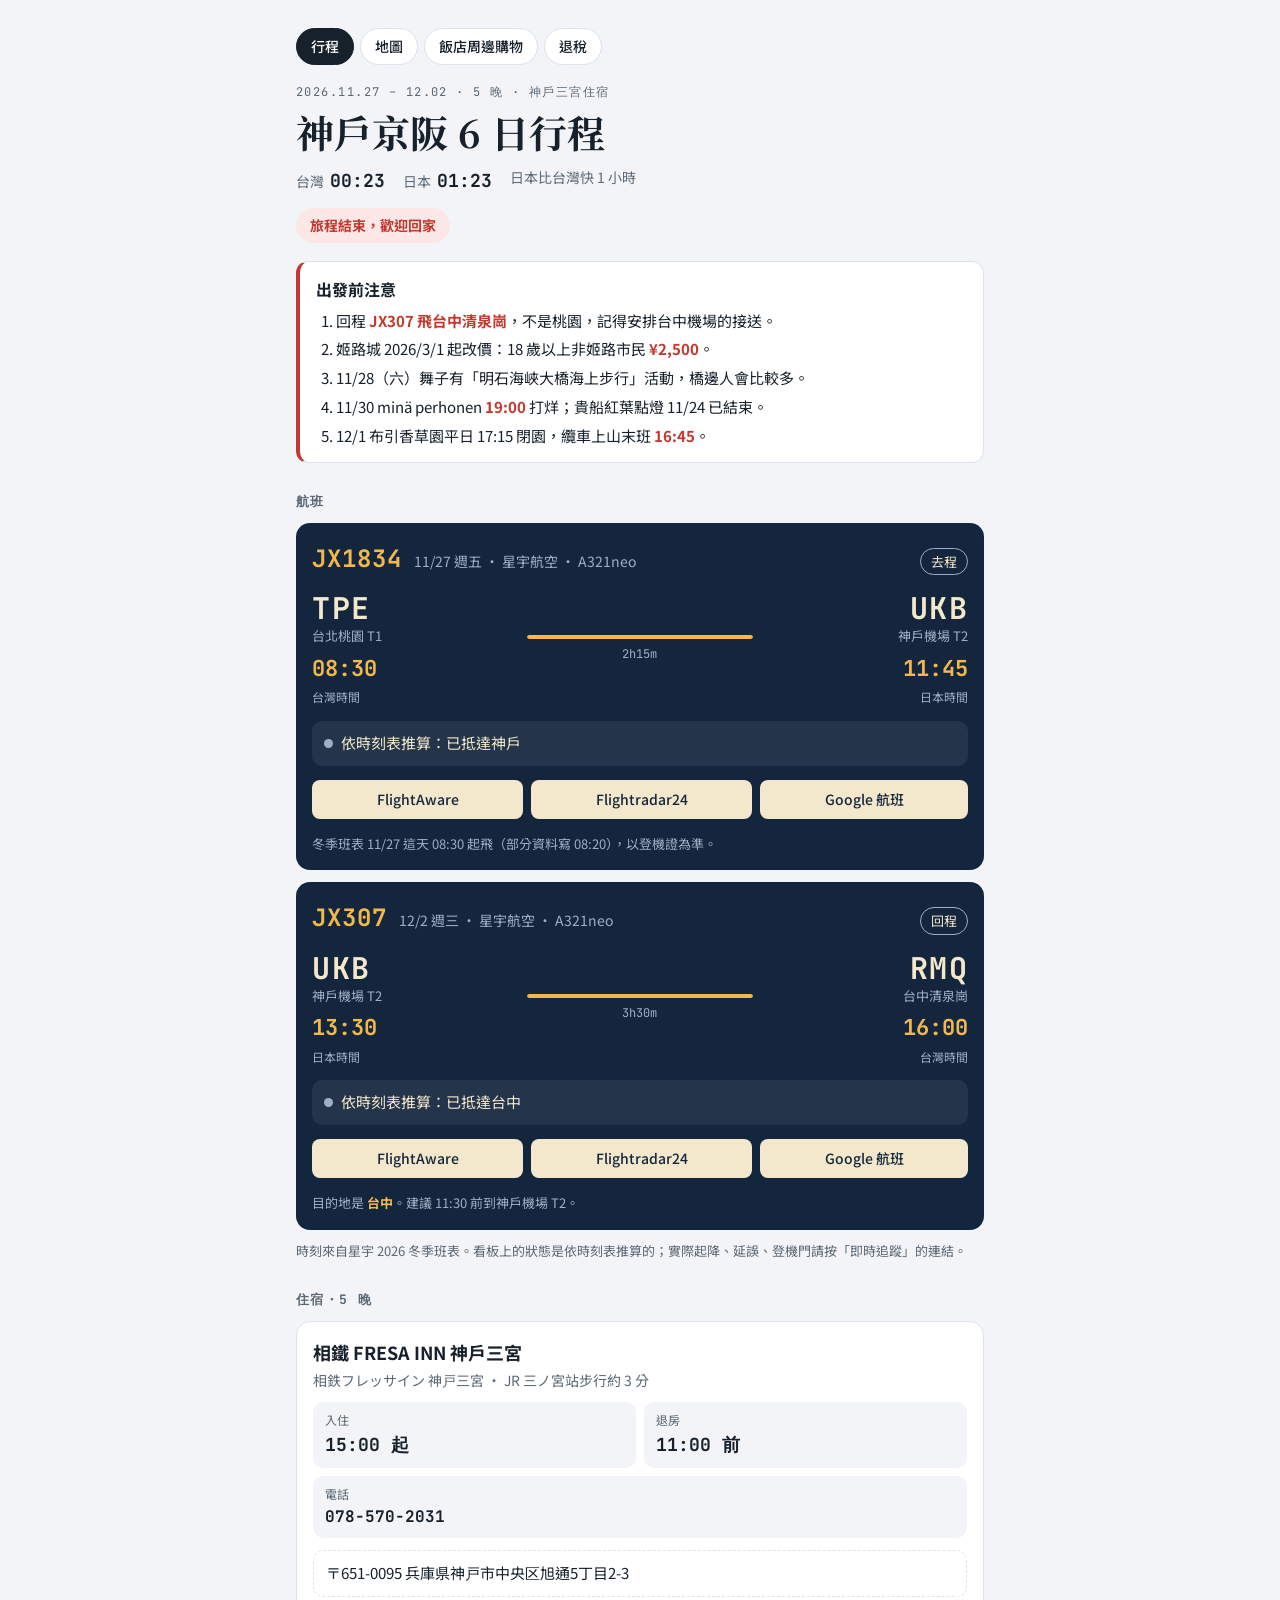
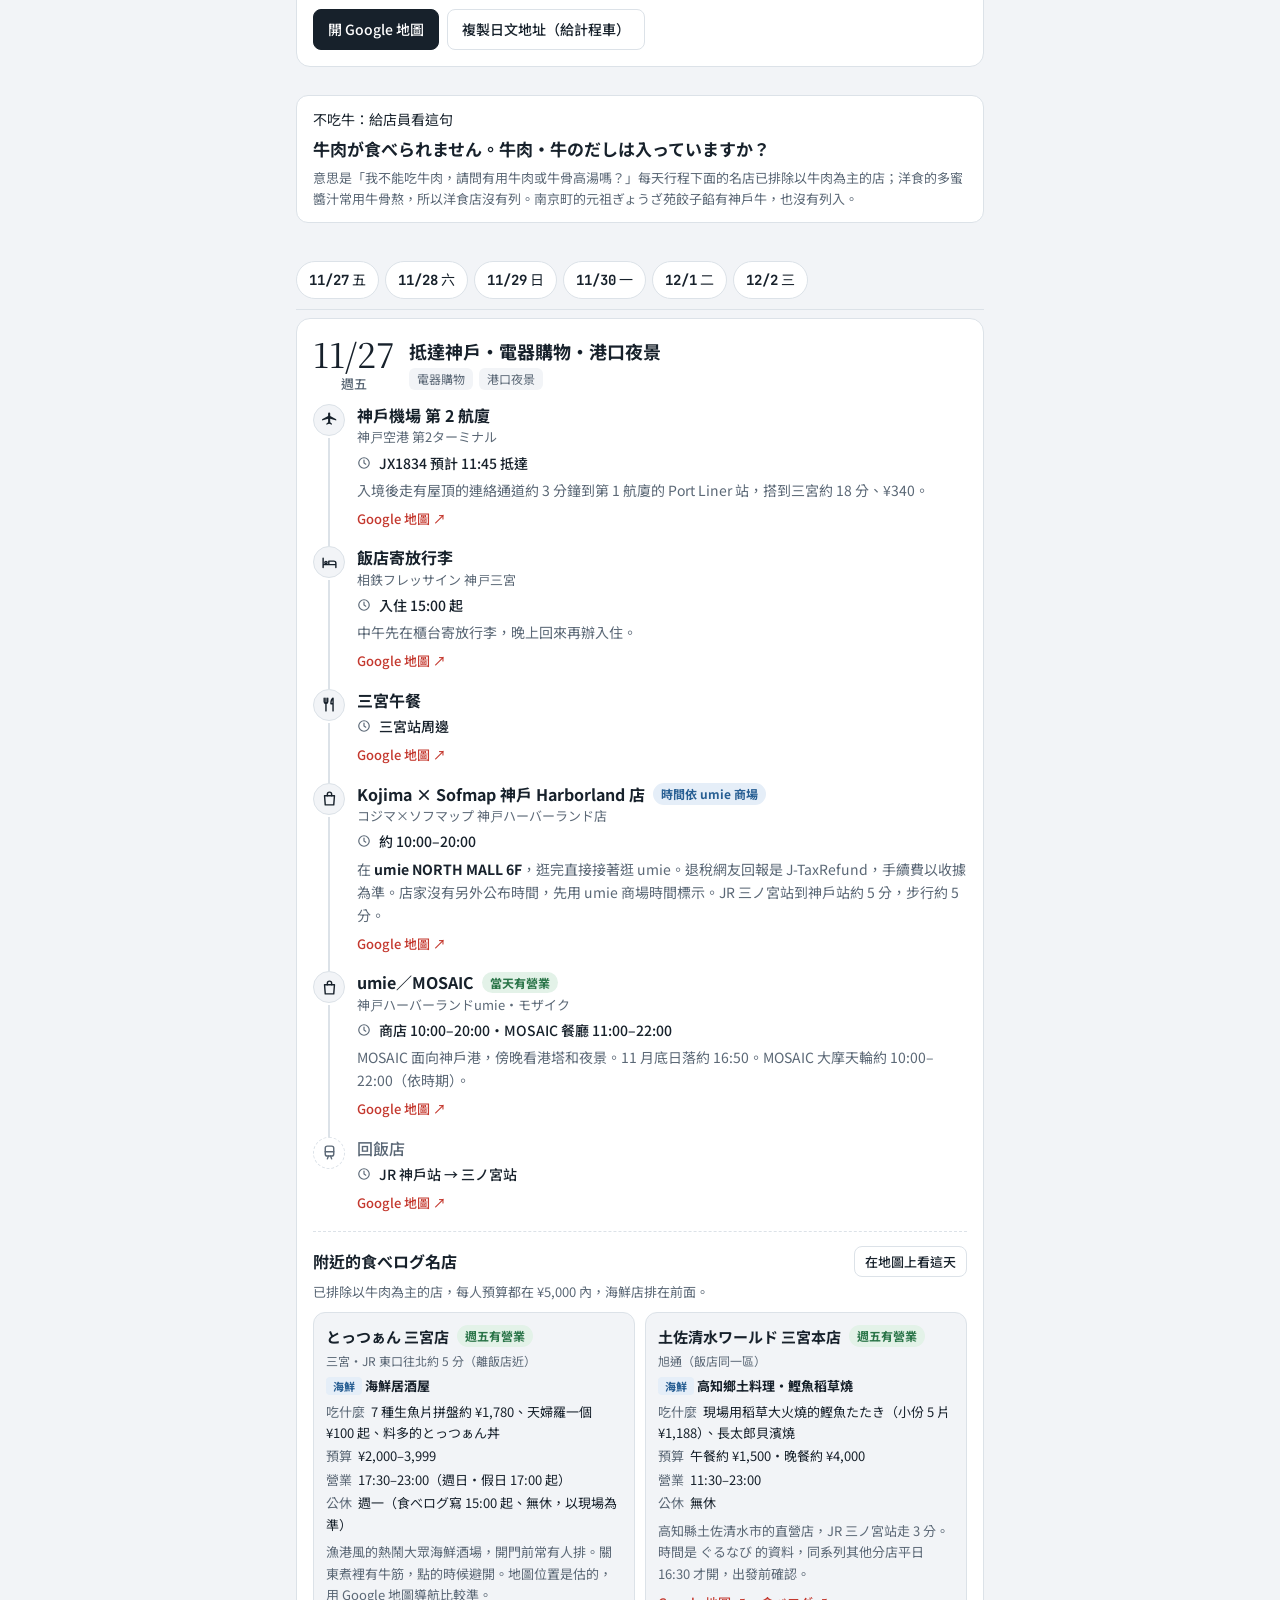
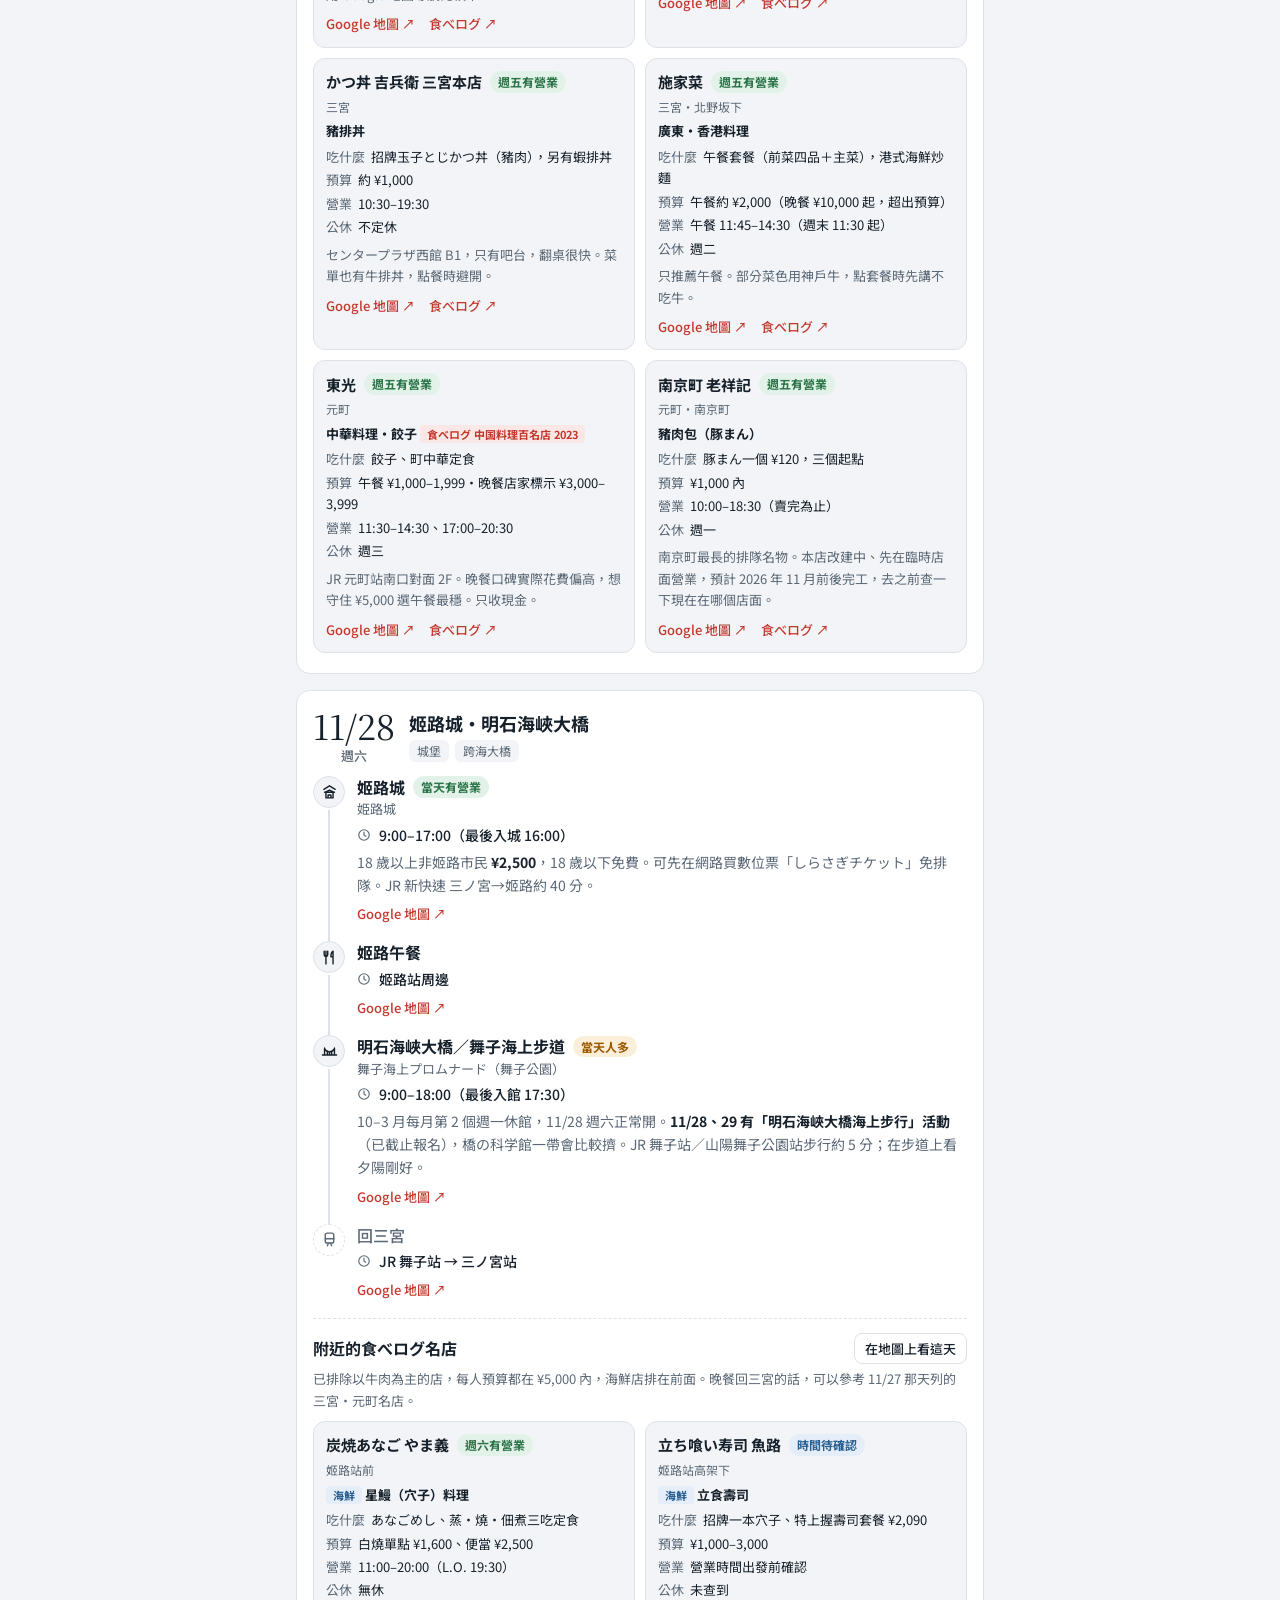
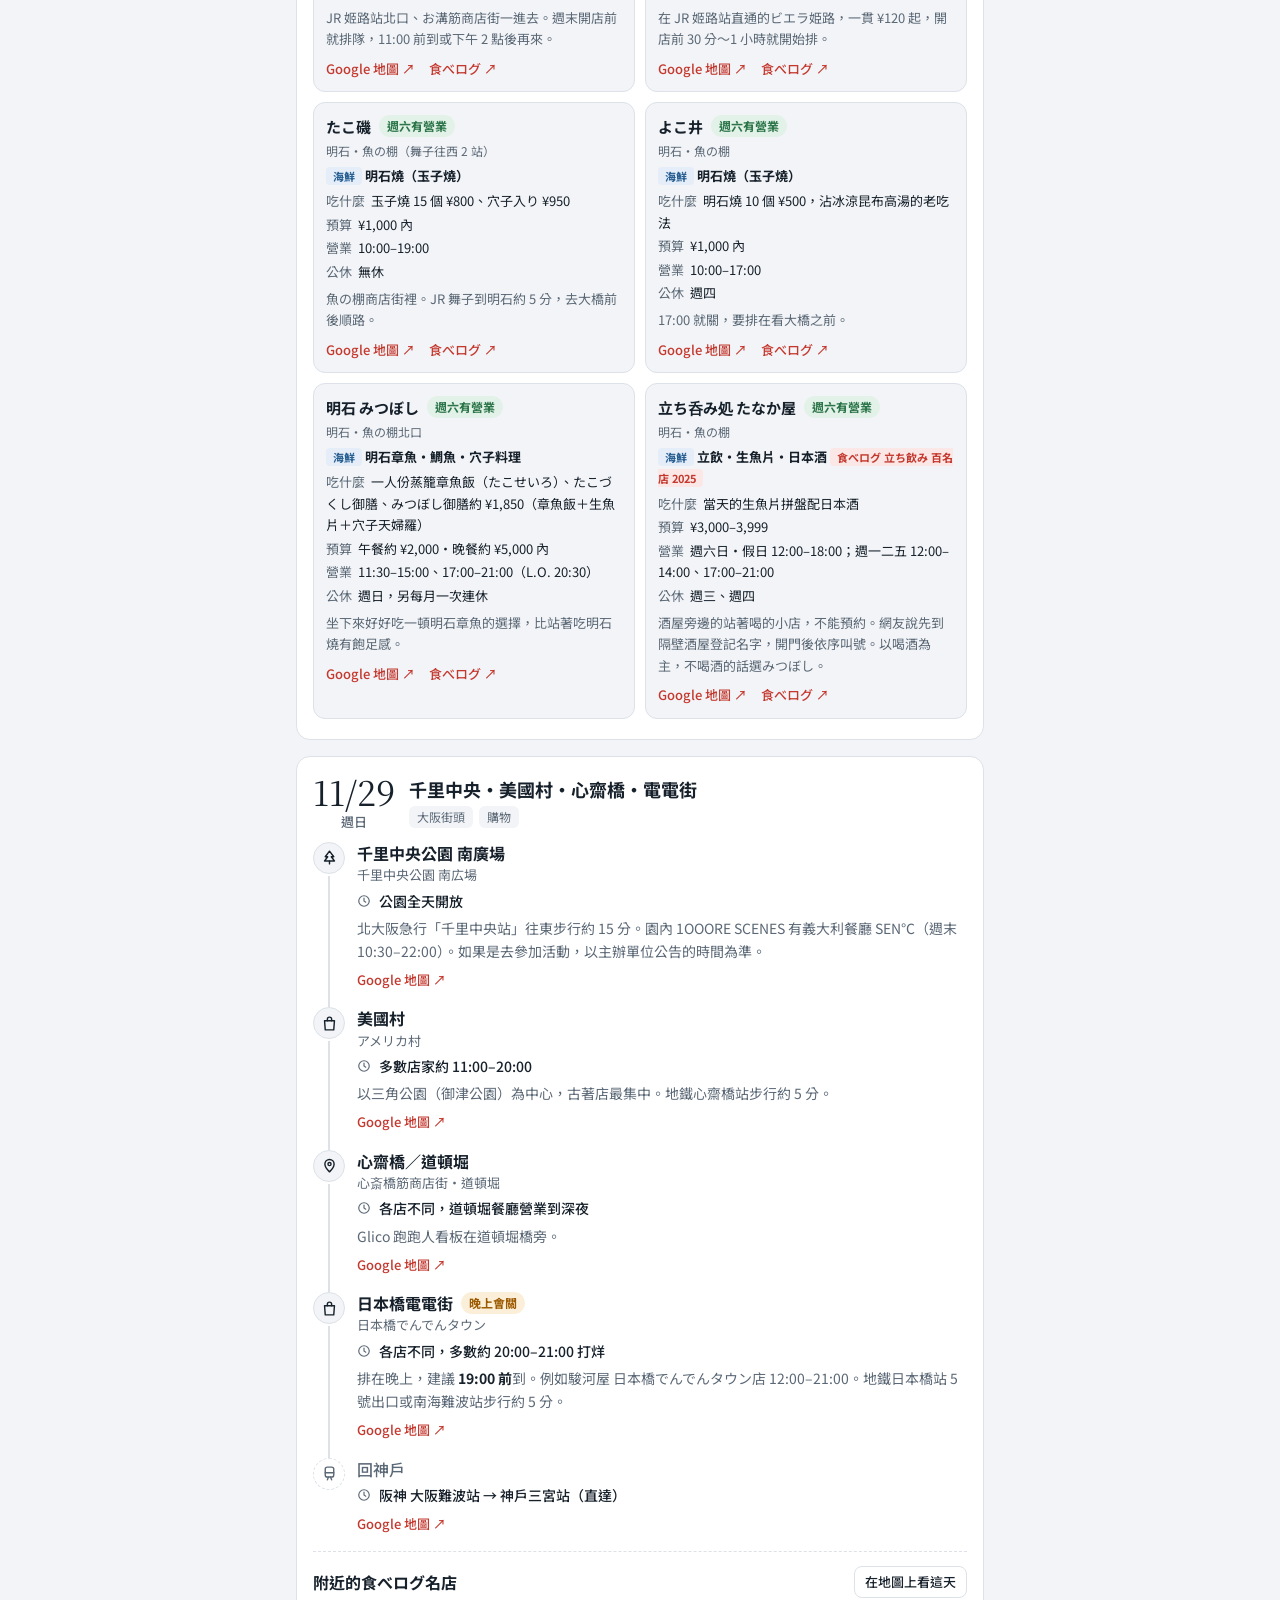
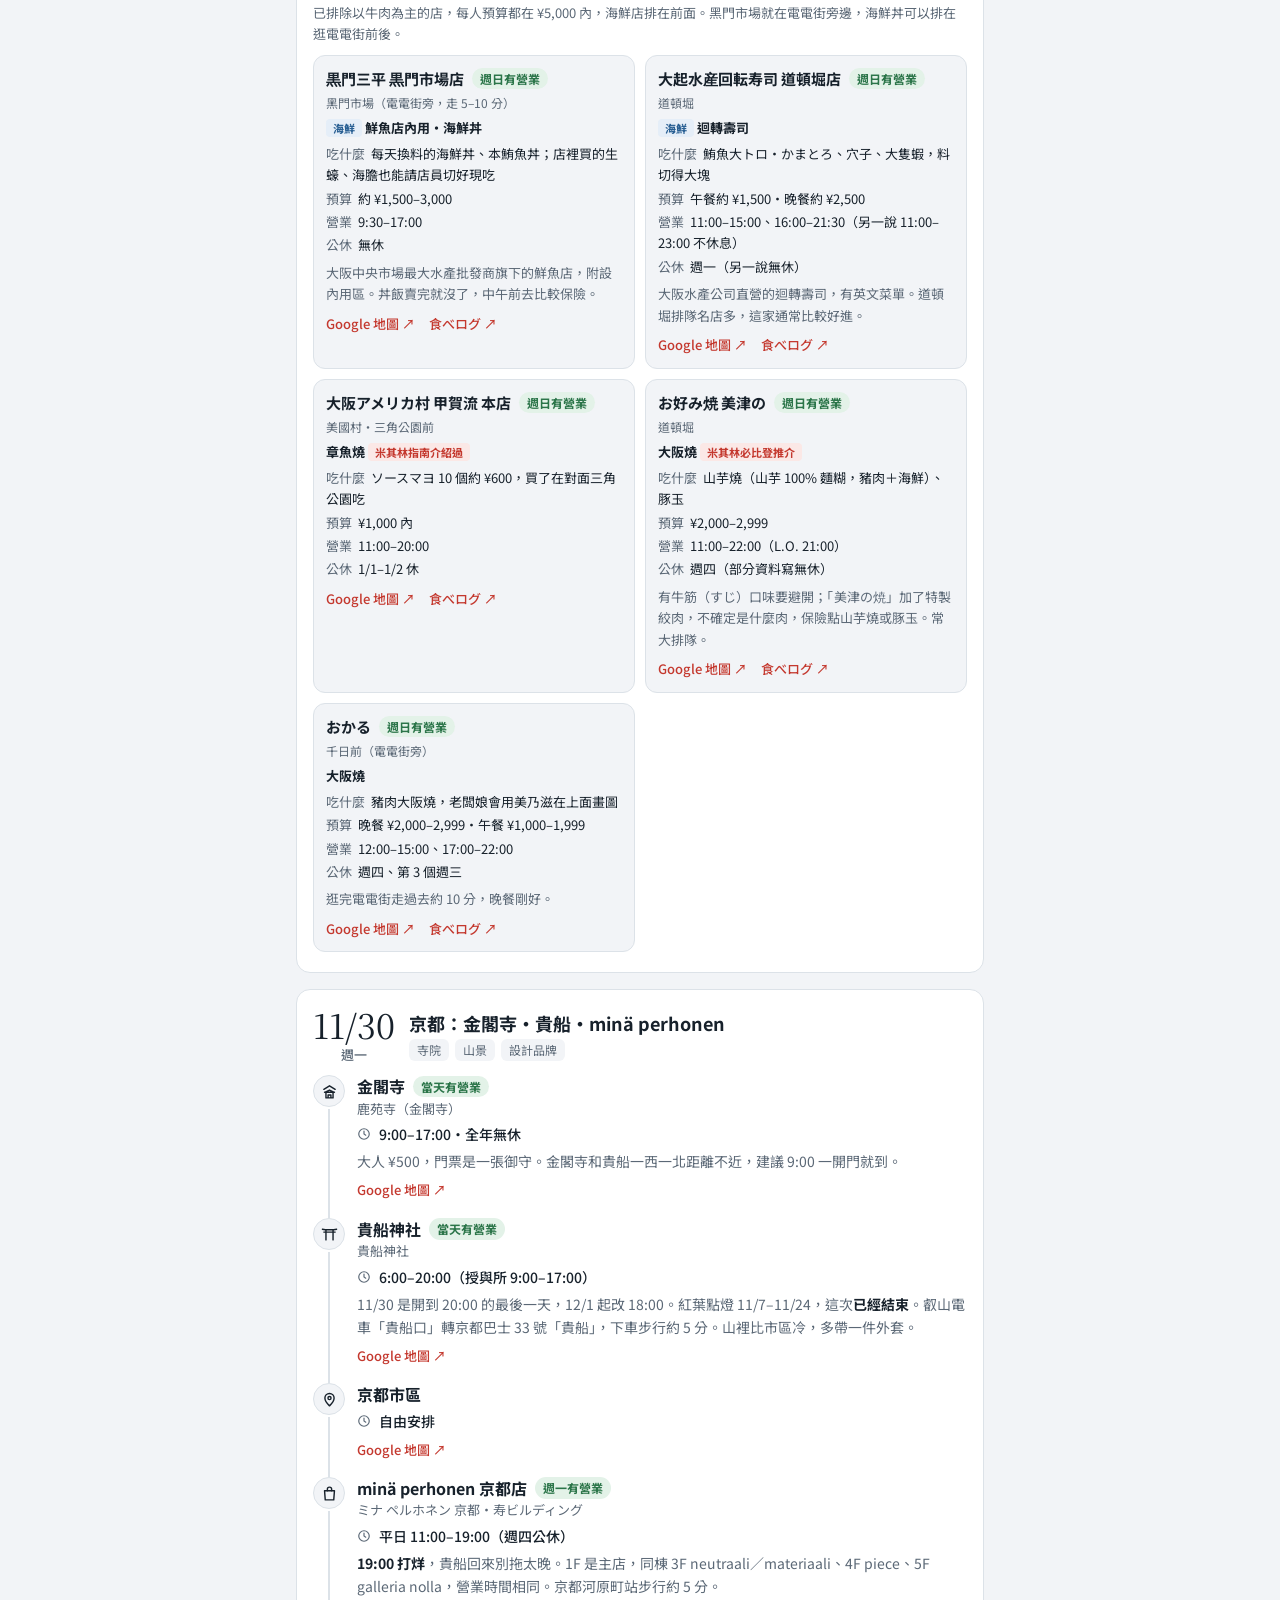
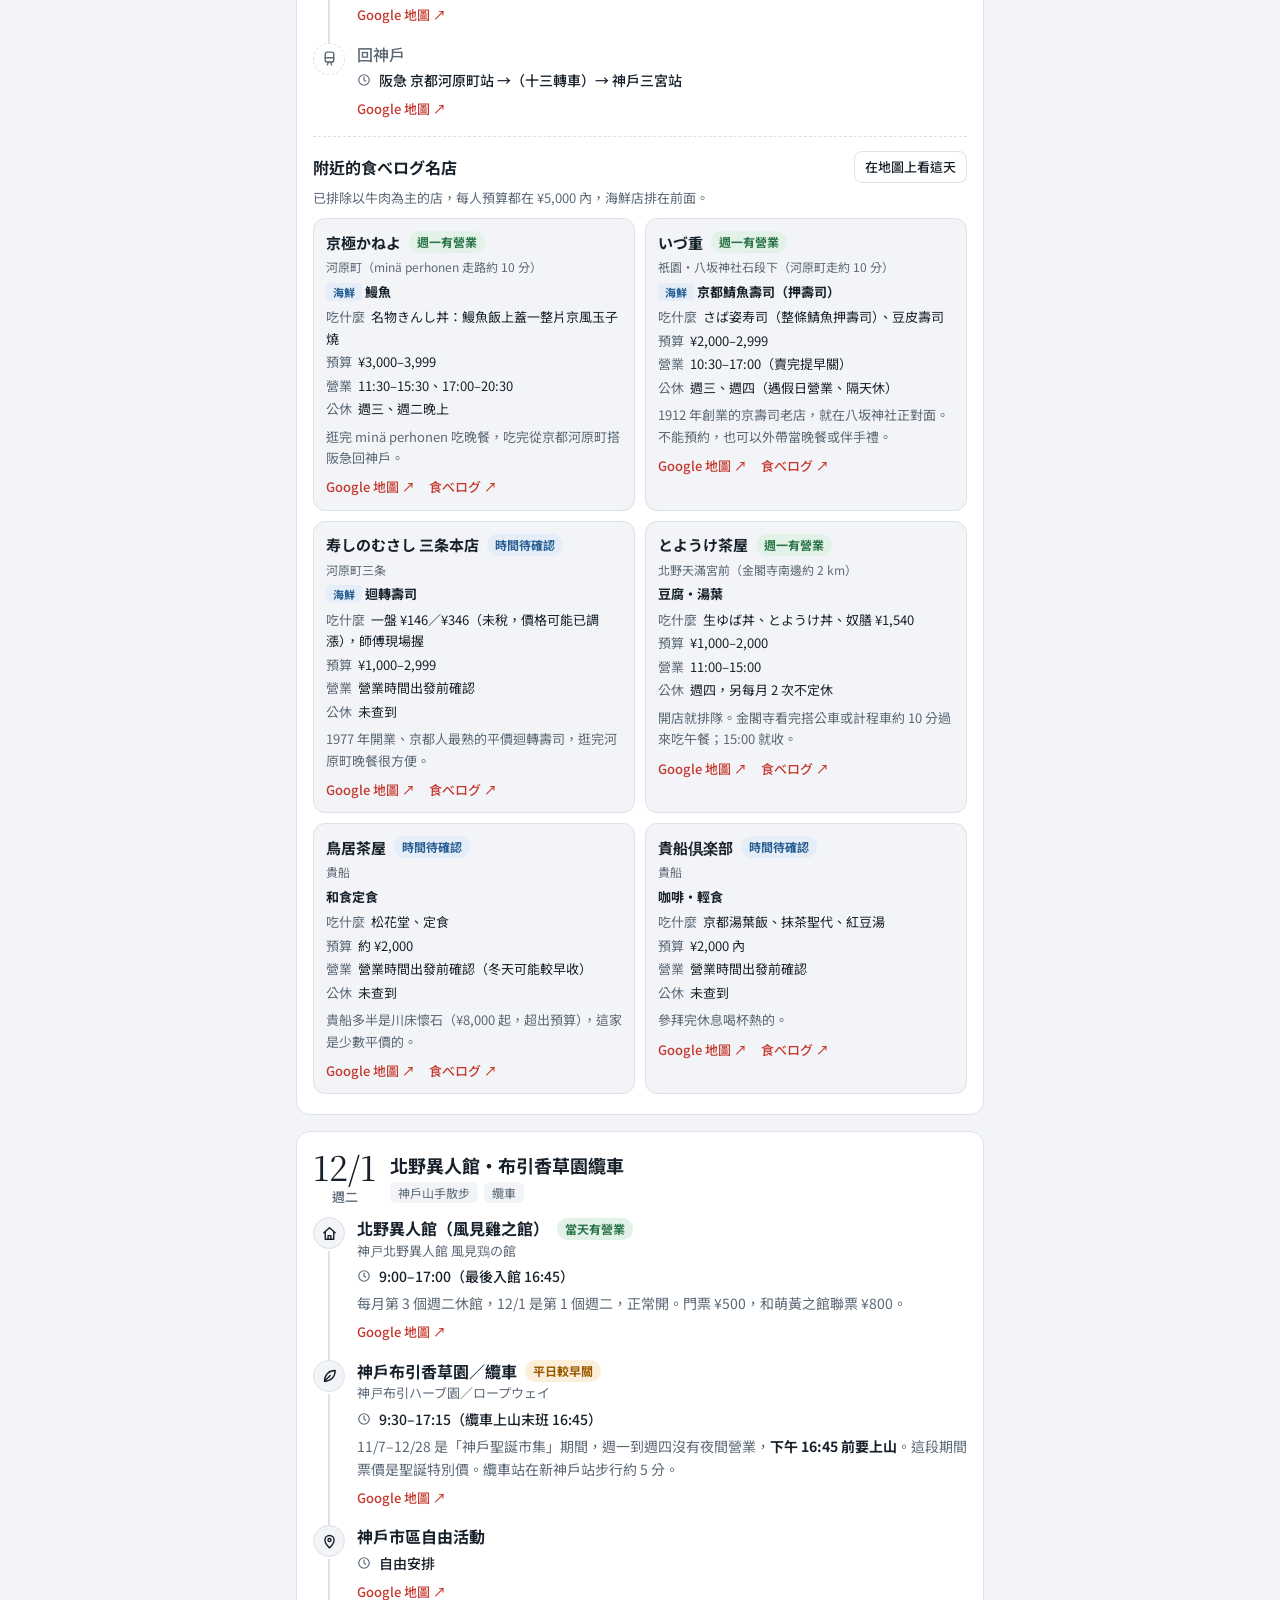
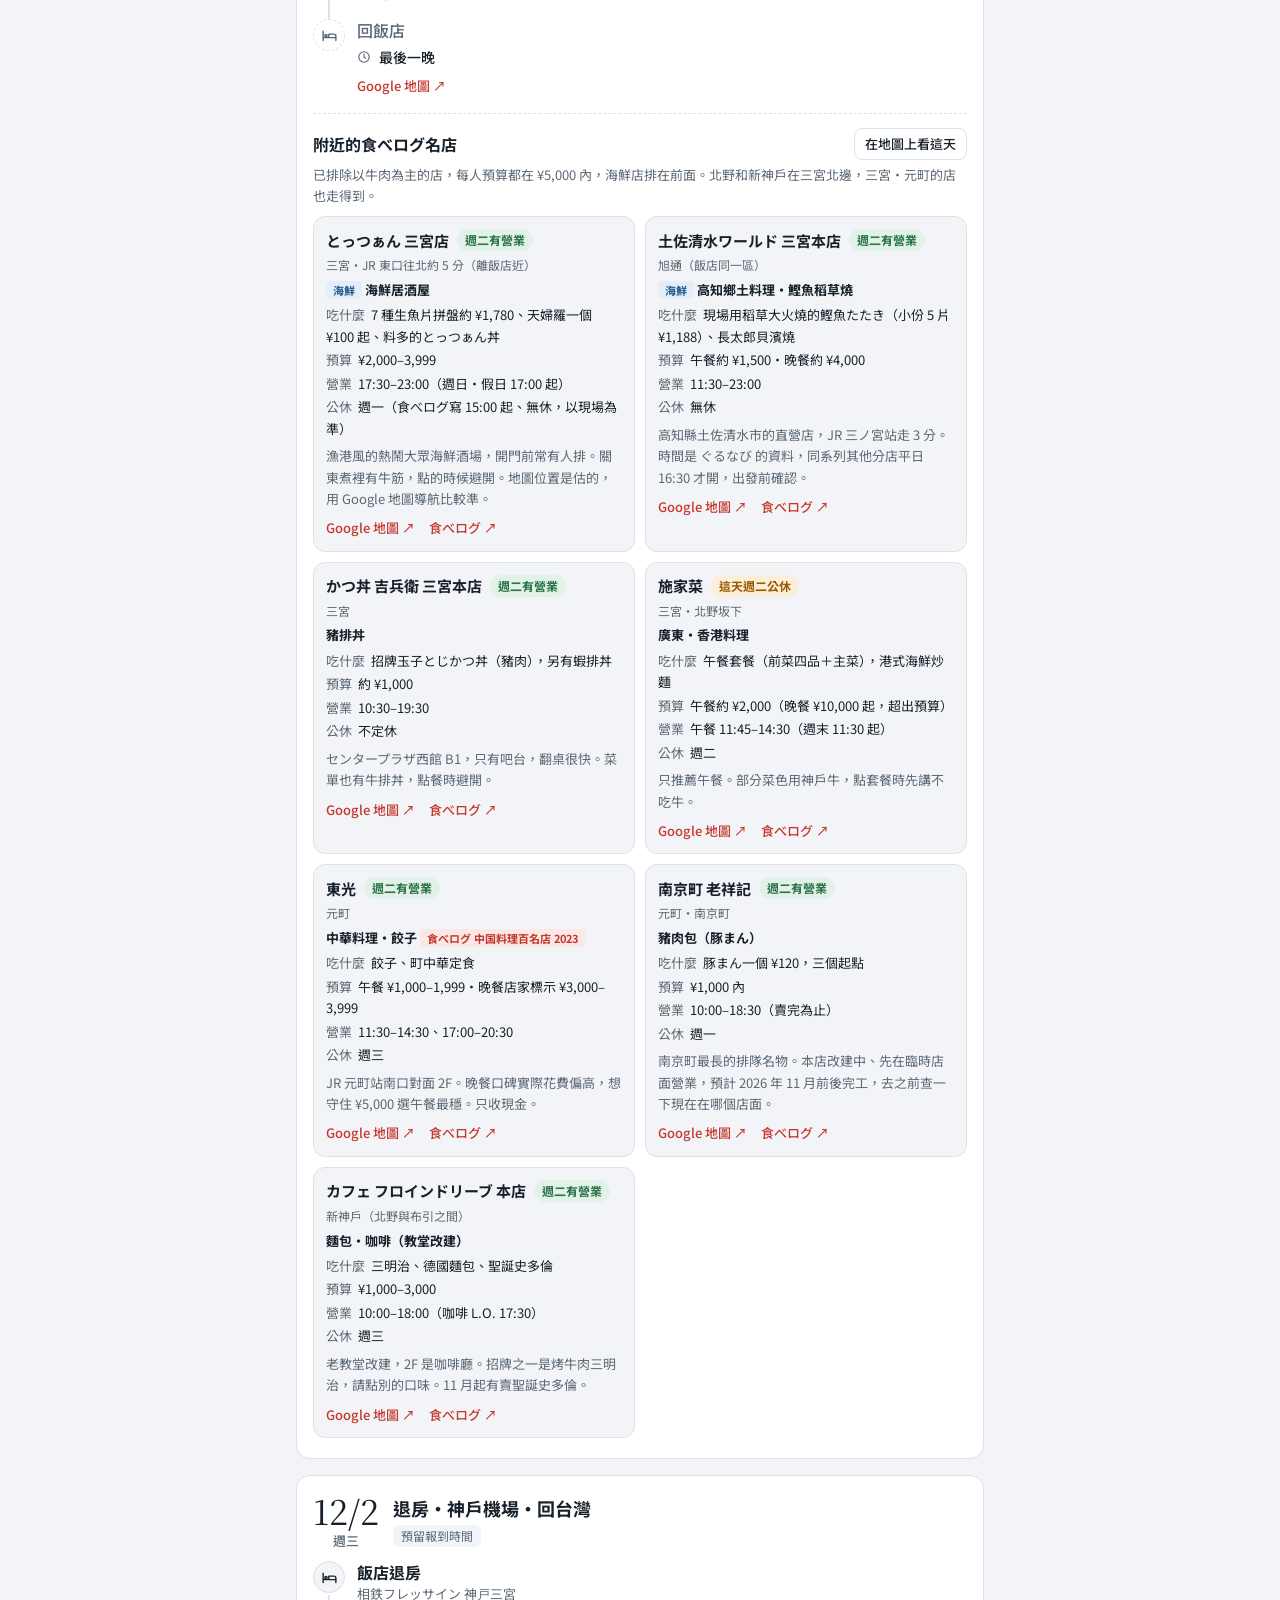
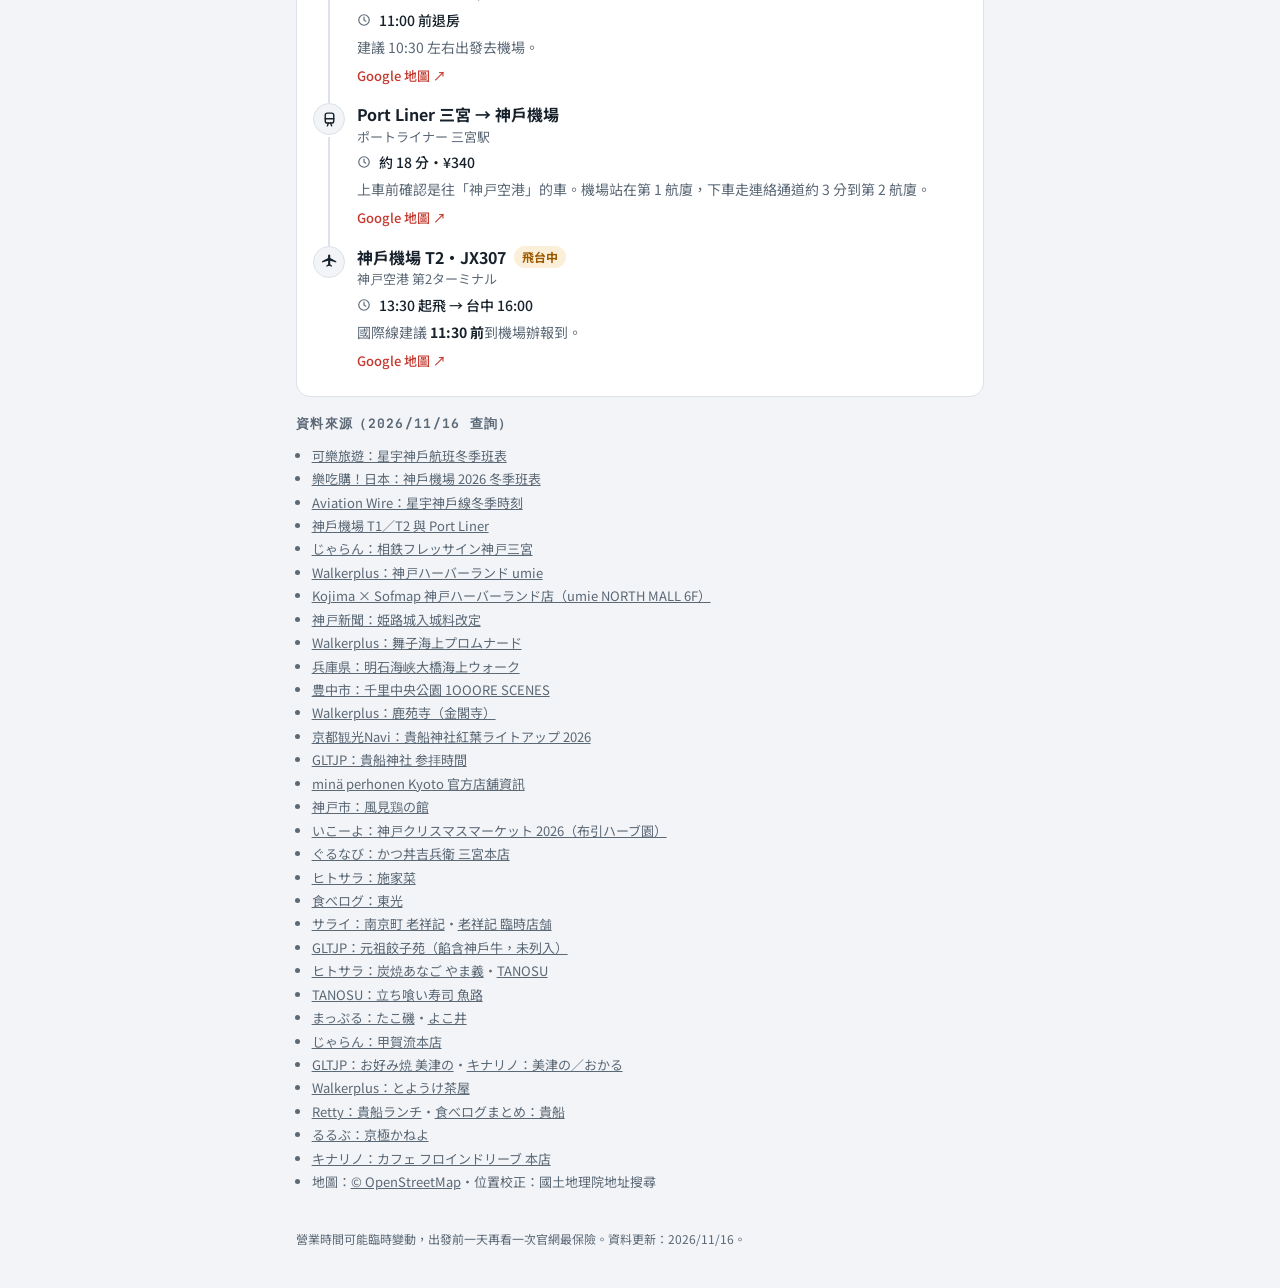
<file: index.html>
<!DOCTYPE html>
<html lang="zh-Hant-TW">
<head>
<meta charset="utf-8">
<meta name="viewport" content="width=device-width, initial-scale=1">
<meta name="robots" content="noindex, nofollow">
<title>神戶京阪 6 日行程</title>
<link rel="preconnect" href="https://fonts.googleapis.com">
<link rel="preconnect" href="https://fonts.gstatic.com" crossorigin>
<link href="https://fonts.googleapis.com/css2?family=JetBrains+Mono:wght@500;700&family=Noto+Sans+TC:wght@400;500;700&family=Noto+Serif+TC:wght@700&display=swap" rel="stylesheet">
<link rel="stylesheet" href="style.css">
</head>
<body>

<header class="top">
  <div class="wrap">
    <nav class="pagenav" aria-label="頁面">
      <a href="index.html" aria-current="page">行程</a>
      <a href="map.html">地圖</a>
      <a href="shops.html">飯店周邊購物</a>
      <a href="taxfree.html">退稅</a>
    </nav>
    <p class="eyebrow">2026.11.27 – 12.02 · 5 晚 · 神戶三宮住宿</p>
    <h1>神戶京阪 6 日行程</h1>
    <div class="clocks" aria-live="polite">
      <span>台灣<b id="clk-tw">--:--</b></span>
      <span>日本<b id="clk-jp">--:--</b></span>
      <span>日本比台灣快 1 小時</span>
    </div>
    <p class="trip-status" id="trip-status">載入中</p>
  </div>
</header>

<main class="wrap">

  <section class="alerts" aria-labelledby="alerts-h">
    <h2 id="alerts-h">出發前注意</h2>
    <ol>
      <li>回程 <strong>JX307 飛台中清泉崗</strong>，不是桃園，記得安排台中機場的接送。</li>
      <li>姬路城 2026/3/1 起改價：18 歲以上非姬路市民 <strong>¥2,500</strong>。</li>
      <li>11/28（六）舞子有「明石海峽大橋海上步行」活動，橋邊人會比較多。</li>
      <li>11/30 minä perhonen <strong>19:00</strong> 打烊；貴船紅葉點燈 11/24 已結束。</li>
      <li>12/1 布引香草園平日 17:15 閉園，纜車上山末班 <strong>16:45</strong>。</li>
    </ol>
  </section>

  <section aria-labelledby="flights-h">
    <h2 class="sec-title" id="flights-h">航班</h2>
    <div class="flights" id="flights"></div>
    <p class="fine" style="margin-top:10px">時刻來自星宇 2026 冬季班表。看板上的狀態是依時刻表推算的；實際起降、延誤、登機門請按「即時追蹤」的連結。</p>
  </section>

  <section aria-labelledby="hotel-h">
    <h2 class="sec-title" id="hotel-h">住宿・5 晚</h2>
    <div class="card hotel">
      <h3>相鐵 FRESA INN 神戶三宮</h3>
      <p class="ja">相鉄フレッサイン 神戸三宮 · JR 三ノ宮站步行約 3 分</p>
      <dl class="facts">
        <div class="fact"><dt>入住</dt><dd>15:00 起</dd></div>
        <div class="fact"><dt>退房</dt><dd>11:00 前</dd></div>
        <div class="fact wide"><dt>電話</dt><dd style="font-size:16px">078-570-2031</dd></div>
      </dl>
      <p class="addr" id="hotel-addr">〒651-0095 兵庫県神戸市中央区旭通5丁目2-3</p>
      <div class="btns">
        <a class="btn primary" href="https://www.google.com/maps/search/?api=1&amp;query=%E7%9B%B8%E9%89%84%E3%83%95%E3%83%AC%E3%83%83%E3%82%B5%E3%82%A4%E3%83%B3%20%E7%A5%9E%E6%88%B8%E4%B8%89%E5%AE%AE">開 Google 地圖</a>
        <button class="btn" type="button" id="copy-addr">複製日文地址（給計程車）</button>
        <span class="copied" id="copy-msg" role="status"></span>
      </div>
    </div>
  </section>

  <section class="phrase" aria-labelledby="phrase-h">
    <p id="phrase-h">不吃牛：給店員看這句</p>
    <p class="jp" lang="ja">牛肉が食べられません。牛肉・牛のだしは入っていますか？</p>
    <p class="fine">意思是「我不能吃牛肉，請問有用牛肉或牛骨高湯嗎？」每天行程下面的名店已排除以牛肉為主的店；洋食的多蜜醬汁常用牛骨熬，所以洋食店沒有列。南京町的元祖ぎょうざ苑餃子餡有神戶牛，也沒有列入。</p>
  </section>

  <nav class="daynav" aria-label="日期">
    <div class="chips" id="daynav"></div>
  </nav>

  <div id="days"></div>

  <section class="sources" aria-labelledby="src-h">
    <h2 class="sec-title" id="src-h">資料來源（2026/11/16 查詢）</h2>
    <ul>
      <li><a href="https://www.colatour.com.tw/webDM/airline/jx/tkt_starlux.html">可樂旅遊：星宇神戶航班冬季班表</a></li>
      <li><a href="https://osaka.letsgojp.com/archives/763744/">樂吃購！日本：神戶機場 2026 冬季班表</a></li>
      <li><a href="https://www.aviationwire.jp/archives/331485/print/">Aviation Wire：星宇神戶線冬季時刻</a></li>
      <li><a href="https://citiesinsider.com/country/japan/kobe/airports/ja">神戶機場 T1／T2 與 Port Liner</a></li>
      <li><a href="https://www.jalan.net/yad385217/">じゃらん：相鉄フレッサイン神戸三宮</a></li>
      <li><a href="https://www.walkerplus.com/spot/ar0728s03481/data.html">Walkerplus：神戸ハーバーランド umie</a></li>
      <li><a href="https://travelcontentsapp.com/en/attraction/hyogo/bic-camera-kobe-harborland">Kojima × Sofmap 神戸ハーバーランド店（umie NORTH MALL 6F）</a></li>
      <li><a href="https://www.kobe-np.co.jp/news/society/202603/0020075418.shtml">神戸新聞：姫路城入城料改定</a></li>
      <li><a href="https://www.walkerplus.com/spot/ar0728s75450/data.html">Walkerplus：舞子海上プロムナード</a></li>
      <li><a href="https://web.pref.hyogo.lg.jp/ks08/press/20260901-1.html">兵庫県：明石海峡大橋海上ウォーク</a></li>
      <li><a href="https://www.city.toyonaka.osaka.jp/machi/kouen_midori/event/20261000re.files/r8-1.pdf">豊中市：千里中央公園 1OOORE SCENES</a></li>
      <li><a href="https://www.walkerplus.com/spot/ar0726s588001/data.html">Walkerplus：鹿苑寺（金閣寺）</a></li>
      <li><a href="https://ja.kyoto.travel/event/single.php?event_id=13025">京都観光Navi：貴船神社紅葉ライトアップ 2026</a></li>
      <li><a href="https://www.gltjp.com/ja/article/item/20459/">GLTJP：貴船神社 参拝時間</a></li>
      <li><a href="https://www.mina-perhonen.jp/en/store_information/kyoto">minä perhonen Kyoto 官方店舖資訊</a></li>
      <li><a href="https://www.city.kobe.lg.jp/a21651/kanko/bunka/bunkashisetsu/foreigner/sub2.html">神戸市：風見鶏の館</a></li>
      <li><a href="https://report.iko-yo.net/articles/35105">いこーよ：神戸クリスマスマーケット 2026（布引ハーブ園）</a></li>
      <li><a href="https://gurunavi.com/ja/kdwv903/rev/rst">ぐるなび：かつ丼吉兵衛 三宮本店</a></li>
      <li><a href="https://hitosara.com/0006031283/recommend.html">ヒトサラ：施家菜</a></li>
      <li><a href="https://tabelog.com/hyogo/A2801/A280102/28001055/">食べログ：東光</a></li>
      <li><a href="https://serai.jp/gourmet/1216390">サライ：南京町 老祥記</a>・<a href="https://pricey.jp/web/articles/3374">老祥記 臨時店舗</a></li>
      <li><a href="https://www.gltjp.com/zh-hant/directory/item/16834/">GLTJP：元祖餃子苑（餡含神戶牛，未列入）</a></li>
      <li><a href="https://hitosara.com/0020005849/food.html">ヒトサラ：炭焼あなご やま義</a>・<a href="https://tanosu.com/gourmet/196208/">TANOSU</a></li>
      <li><a href="https://tanosu.com/gourmet/55029/">TANOSU：立ち喰い寿司 魚路</a></li>
      <li><a href="https://www.mapple.net/original/441816/">まっぷる：たこ磯</a>・<a href="https://www.mapple.net/article/107705/">よこ井</a></li>
      <li><a href="https://www.jalan.net/gourmet/grm_guide000000162925">じゃらん：甲賀流本店</a></li>
      <li><a href="https://www.gltjp.com/ja/directory/item/12081/">GLTJP：お好み焼 美津の</a>・<a href="https://kinarino.jp/cat8/33899">キナリノ：美津の／おかる</a></li>
      <li><a href="https://www.walkerplus.com/article/203344/">Walkerplus：とようけ茶屋</a></li>
      <li><a href="https://retty.me/theme/101424900/">Retty：貴船ランチ</a>・<a href="https://tabelog.com/matome/16662/">食べログまとめ：貴船</a></li>
      <li><a href="https://rurubu.jp/andmore/spot/80026535">るるぶ：京極かねよ</a></li>
      <li><a href="https://kinarino.jp/cat8/42343">キナリノ：カフェ フロインドリーブ 本店</a></li>
      <li>地圖：<a href="https://www.openstreetmap.org/copyright">© OpenStreetMap</a>・位置校正：國土地理院地址搜尋</li>
    </ul>
  </section>

  <footer>營業時間可能臨時變動，出發前一天再看一次官網最保險。資料更新：2026/11/16。</footer>
</main>

<script src="common.js"></script>
<script>
(function () {
  "use strict";

  /* ---------- 繪製航班 ---------- */
  function renderFlights() {
    var html = FLIGHTS.map(function (f, i) {
      var minutes = (Date.parse(f.arr) - Date.parse(f.dep)) / 60000;
      var durTxt = Math.floor(minutes / 60) + "h" + String(minutes % 60).padStart(2, "0") + "m";
      return '<article class="board" aria-label="' + f.code + ' ' + f.dir + '">' +
        '<div class="board-head"><span class="code">' + f.code + '</span><span class="meta">' + f.dateLabel + ' · 星宇航空 · ' + f.aircraft + '</span><span class="dir">' + f.dir + '</span></div>' +
        '<div class="route">' +
          '<div class="port"><span class="iata">' + f.from.iata + '</span><span class="city">' + f.from.city + '</span><span class="ptime">' + f.from.time + '</span><span class="tz">' + f.from.tz + '</span></div>' +
          '<div class="path"><div class="bar"><i id="bar-' + i + '" style="width:0%"></i></div><span class="dur">' + durTxt + '</span></div>' +
          '<div class="port r"><span class="iata">' + f.to.iata + '</span><span class="city">' + f.to.city + '</span><span class="ptime">' + f.to.time + '</span><span class="tz">' + f.to.tz + '</span></div>' +
        '</div>' +
        '<div class="board-status" id="fs-' + i + '"><span class="lamp"></span><span>計算中</span></div>' +
        '<div class="board-links" aria-label="即時追蹤">' +
          '<a href="https://www.flightaware.com/live/flight/' + f.icao + '">FlightAware</a>' +
          '<a href="https://www.flightradar24.com/data/flights/' + f.code.toLowerCase() + '">Flightradar24</a>' +
          '<a href="https://www.google.com/search?q=' + f.code + '">Google 航班</a>' +
        '</div>' +
        '<p class="board-note">' + f.note + '</p>' +
      '</article>';
    }).join("");
    document.getElementById("flights").innerHTML = html;
  }

  function updateFlights() {
    var now = Date.now();
    FLIGHTS.forEach(function (f, i) {
      var dep = Date.parse(f.dep), arr = Date.parse(f.arr), el = document.getElementById("fs-" + i), bar = document.getElementById("bar-" + i);
      var cls, txt, sub = "";
      if (now < dep) {
        cls = "sched";
        txt = "距離起飛還有 <b class=\"mono\">" + dur(dep - now) + "</b>";
        if (dep - now < 3 * 3600000) sub = "快起飛了，請到「即時追蹤」看登機門與是否延誤。";
        bar.style.width = "0%";
      } else if (now < arr) {
        cls = "air";
        var pct = Math.round((now - dep) / (arr - dep) * 100);
        txt = "依時刻表推算：飛行中，約 " + pct + "%，預計 " + dur(arr - now) + "後抵達";
        bar.style.width = pct + "%";
      } else {
        cls = "done";
        txt = "依時刻表推算：已抵達" + (f.to.iata === "UKB" ? "神戶" : "台中");
        bar.style.width = "100%";
      }
      el.className = "board-status " + cls;
      el.innerHTML = '<span class="lamp"></span><span>' + txt + '</span>' + (sub ? "<small>" + sub + "</small>" : "");
    });
  }


  /* ---------- 繪製行程 ---------- */
  function renderDays() {
    var nav = "", out = "";
    DAYS.forEach(function (d, i) {
      var id = "d" + (i + 1);
      nav += '<a class="chip" id="chip-' + id + '" href="#' + id + '"><b>' + d.md + '</b> ' + d.wd.replace("週", "") + '</a>';
      out += '<section class="day" id="' + id + '" aria-labelledby="' + id + '-h">' +
        '<div class="day-head"><div class="day-date">' + d.md + '<small>' + d.wd + '</small></div>' +
        '<h3 id="' + id + '-h">' + esc(d.title) + '</h3>' +
        '<div class="day-tags" id="tags-' + id + '">' + d.tags.map(function (t) { return "<span>" + esc(t) + "</span>"; }).join("") + '</div></div>' +
        '<ol class="stops">' + d.stops.map(function (s, j) {
          var pill = s.pill ? '<span class="pill ' + s.pill[0] + '" id="pill-' + id + '-' + j + '">' + s.pill[1] + '</span>' : "";
          var isTime = /^[\d:–\s~-]+$/.test(s.hoursTxt);
          return '<li class="stop' + (s.travel ? " travel" : "") + '">' +
            '<span class="dot">' + I[s.icon] + '</span>' +
            '<div class="sbody">' +
              '<div class="row1"><h4>' + esc(s.name) + '</h4>' + pill + '<span id="live-' + id + '-' + j + '"></span></div>' +
              (s.ja ? '<p class="sja" lang="ja">' + esc(s.ja) + '</p>' : "") +
              '<p class="hours">' + I.clock + '<span class="ht' + (isTime ? "" : " txt") + '">' + esc(s.hoursTxt) + '</span></p>' +
              (s.note ? '<p class="note">' + s.note + '</p>' : "") +
              (s.q ? '<a class="maplink" href="' + mapUrl(s.q) + '">Google 地圖 ↗</a>' : "") +
            '</div></li>';
        }).join("") + '</ol>' + foodHtml(d, id) + '</section>';
    });
    document.getElementById("daynav").innerHTML = nav;
    document.getElementById("days").innerHTML = out;
  }

  function updateLive() {
    var jp = zoned("Asia/Tokyo"), tw = zoned("Asia/Taipei");
    document.getElementById("clk-jp").textContent = jp.hh + ":" + jp.mm;
    document.getElementById("clk-tw").textContent = tw.hh + ":" + tw.mm;

    var status = document.getElementById("trip-status");
    var first = DAYS[0].date, last = DAYS[DAYS.length - 1].date;
    var todayIdx = -1;
    DAYS.forEach(function (d, i) { if (d.date === jp.date) todayIdx = i; });

    if (jp.date < first) {
      var n = dayDiff(jp.date, first);
      status.textContent = "距離出發還有 " + n + " 天";
    } else if (todayIdx >= 0) {
      status.innerHTML = '今天是第 ' + (todayIdx + 1) + ' 天：<a href="#d' + (todayIdx + 1) + '">' + esc(DAYS[todayIdx].title) + ' →</a>';
    } else if (jp.date > last) {
      status.textContent = "旅程結束，歡迎回家";
    }

    DAYS.forEach(function (d, i) {
      var id = "d" + (i + 1), sec = document.getElementById(id), chip = document.getElementById("chip-" + id), tags = document.getElementById("tags-" + id);
      var isToday = i === todayIdx;
      sec.classList.toggle("is-today", isToday);
      chip.classList.toggle("today", isToday);
      var badge = tags.querySelector(".now");
      if (isToday && !badge) tags.insertAdjacentHTML("afterbegin", '<span class="now">今天</span>');
      if (!isToday && badge) badge.remove();

      d.stops.forEach(function (s, j) {
        var slot = document.getElementById("live-" + id + "-" + j);
        var staticPill = document.getElementById("pill-" + id + "-" + j);
        if (staticPill && s.pill[0] === "ok") staticPill.hidden = isToday && !!s.hours;
        if (!isToday || !s.hours) { slot.innerHTML = ""; return; }
        var o = toMins(s.hours[0]), c = toMins(s.hours[1]), m = jp.mins;
        if (m < o) slot.innerHTML = '<span class="pill live-soon">' + s.hours[0] + ' 開門</span>';
        else if (m < c) slot.innerHTML = '<span class="pill live-open">現在營業中 · 到 ' + s.hours[1] + '</span>';
        else slot.innerHTML = '<span class="pill live-closed">已打烊</span>';
      });
    });
  }

  /* ---------- 複製地址 ---------- */
  document.getElementById("copy-addr").addEventListener("click", function () {
    var msg = document.getElementById("copy-msg");
    var text = document.getElementById("hotel-addr").textContent;
    try {
      navigator.clipboard.writeText(text).then(function () { msg.textContent = "已複製"; }, function () { msg.textContent = "請長按上面的地址手動複製"; });
    } catch (e) { msg.textContent = "請長按上面的地址手動複製"; }
  });

  renderFlights();
  renderDays();
  updateFlights();
  updateLive();
  setInterval(function () { updateFlights(); updateLive(); }, 30000);
})();
</script>
</body>
</html>
</file>
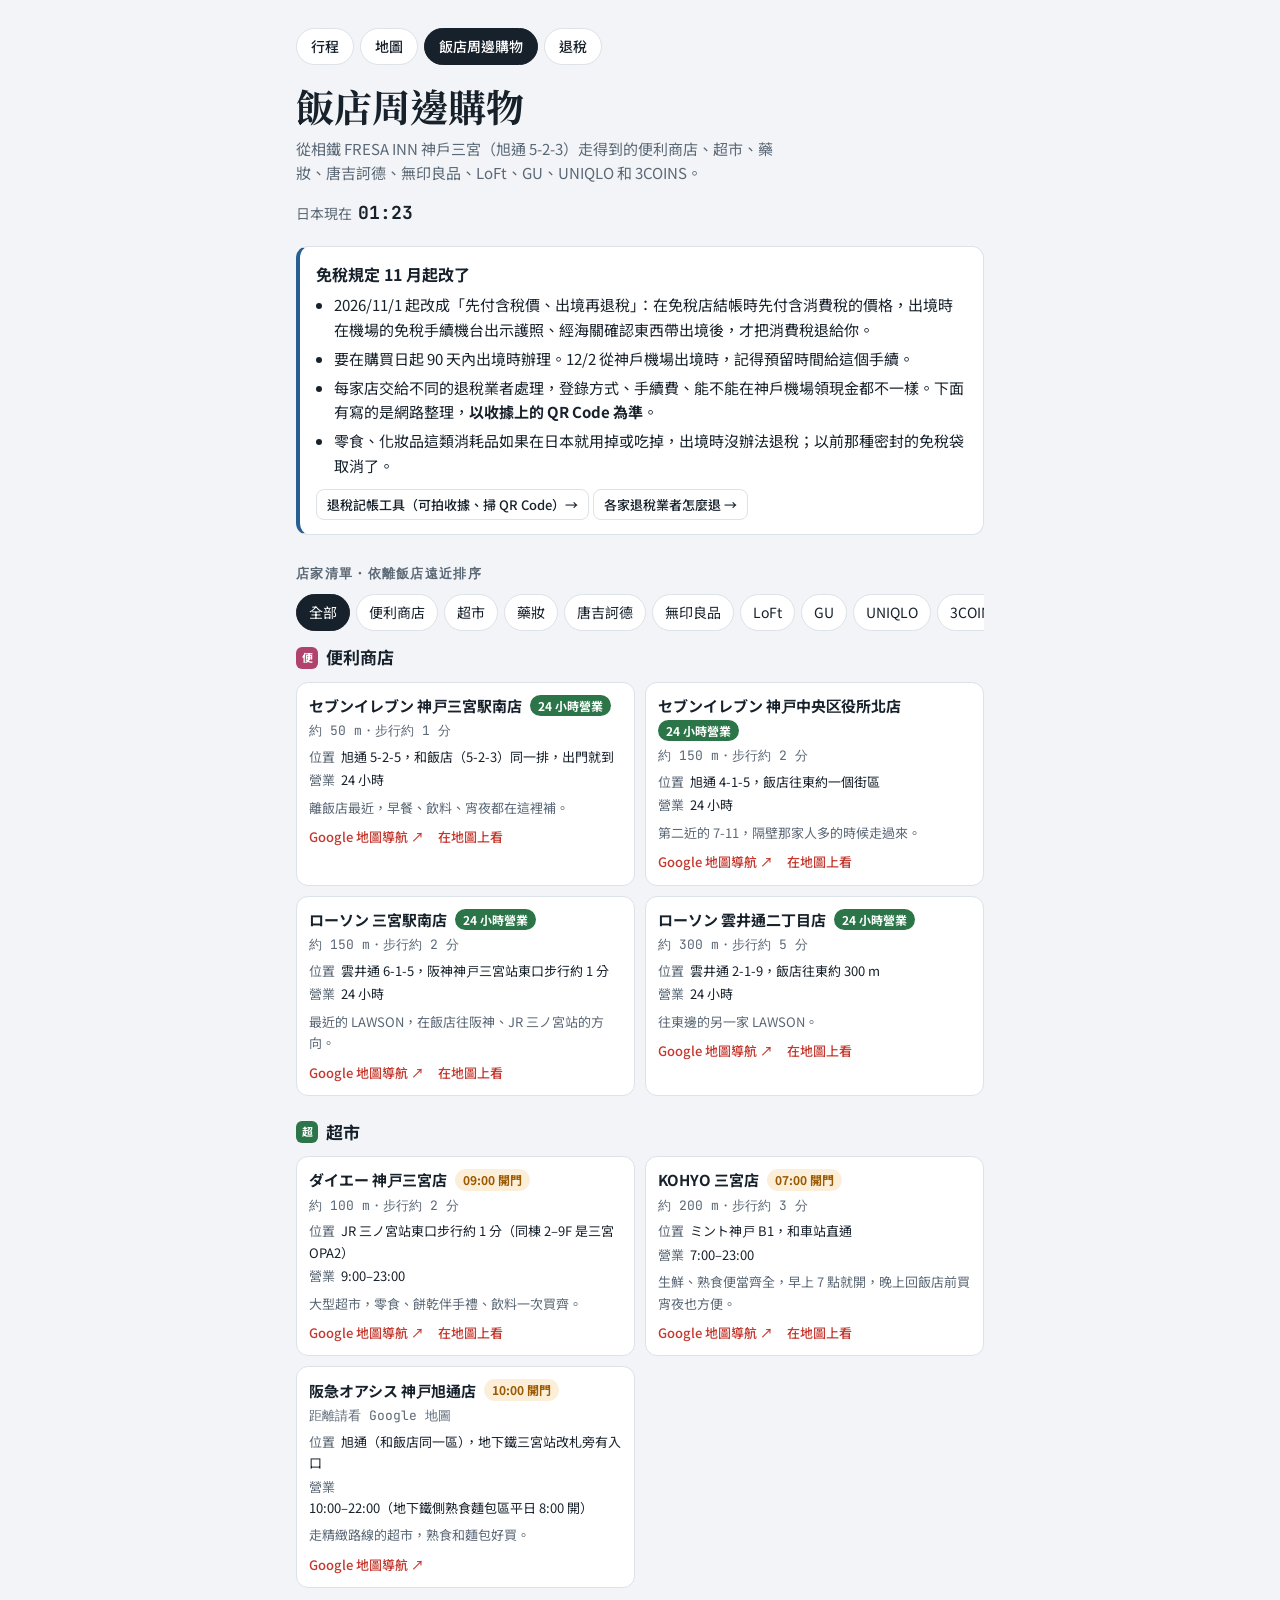
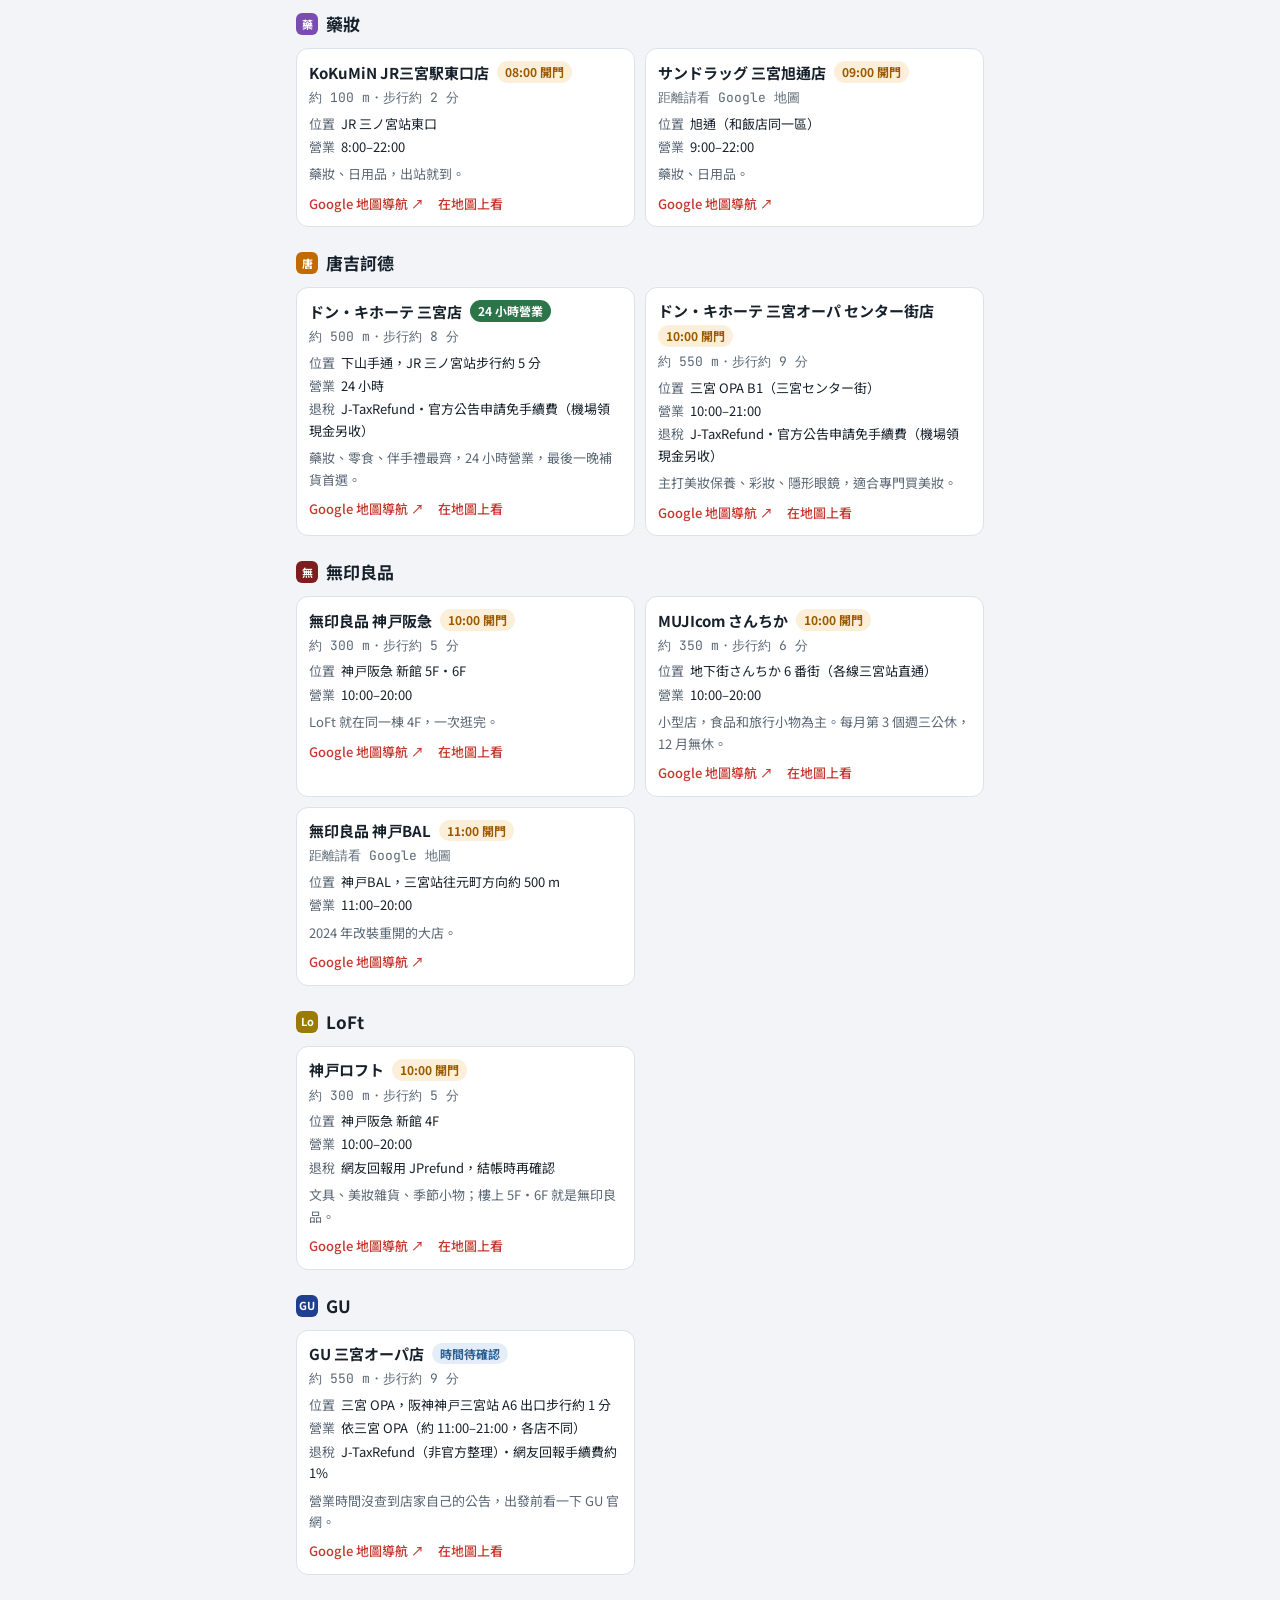
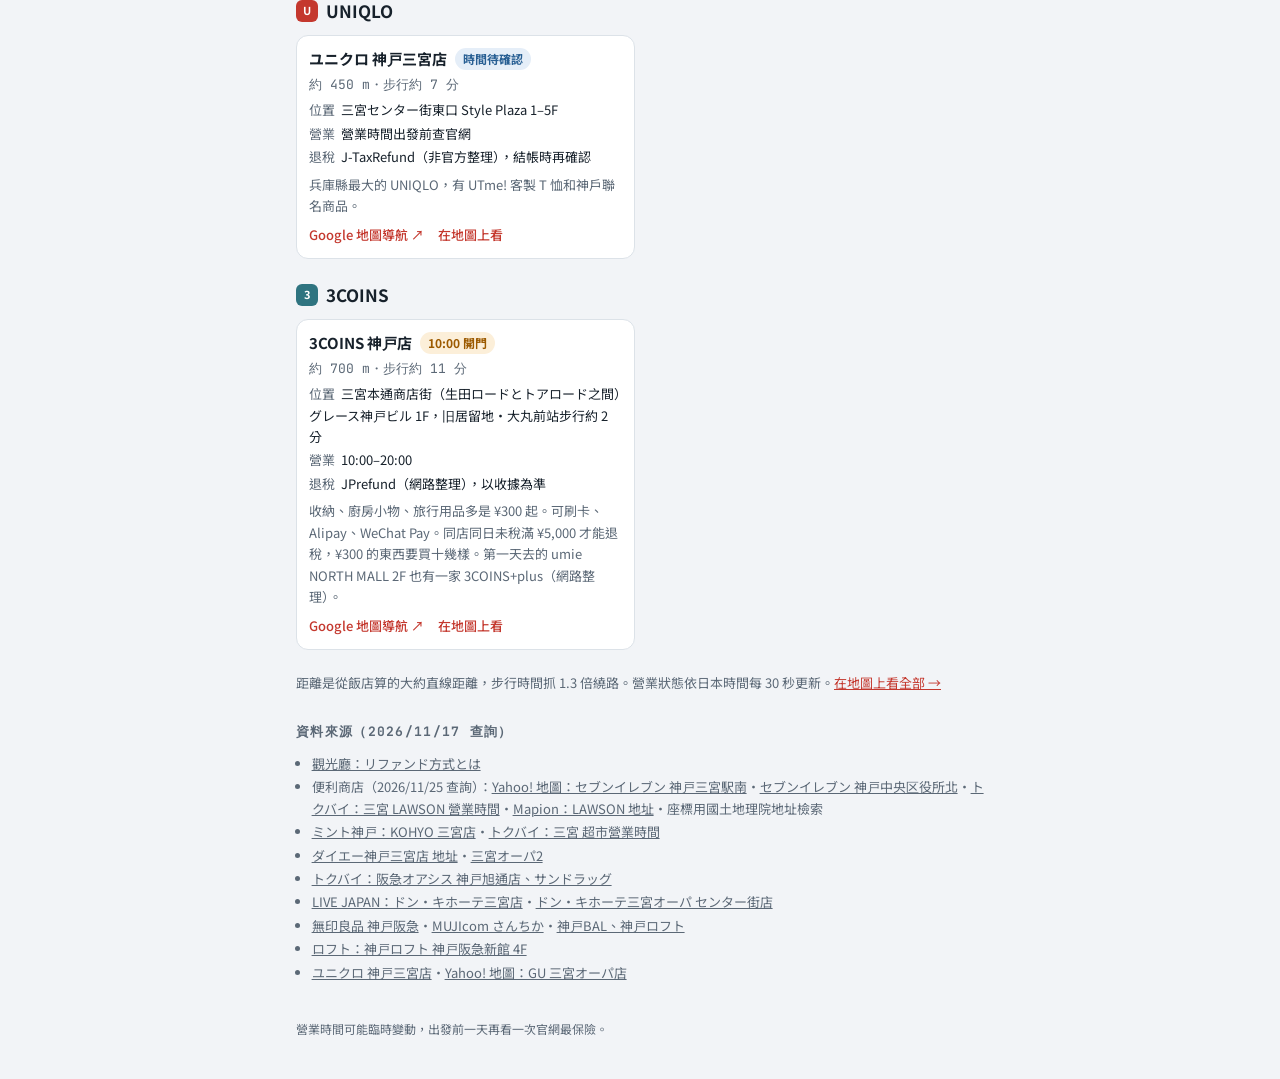
<file: shops.html>
<!DOCTYPE html>
<html lang="zh-Hant-TW">
<head>
<meta charset="utf-8">
<meta name="viewport" content="width=device-width, initial-scale=1">
<meta name="robots" content="noindex, nofollow">
<title>飯店周邊購物</title>
<link rel="preconnect" href="https://fonts.googleapis.com">
<link rel="preconnect" href="https://fonts.gstatic.com" crossorigin>
<link href="https://fonts.googleapis.com/css2?family=JetBrains+Mono:wght@500;700&family=Noto+Sans+TC:wght@400;500;700&family=Noto+Serif+TC:wght@700&display=swap" rel="stylesheet">
<link rel="stylesheet" href="style.css">
</head>
<body>

<header class="top">
  <div class="wrap">
    <nav class="pagenav" aria-label="頁面">
      <a href="index.html">行程</a>
      <a href="map.html">地圖</a>
      <a href="shops.html" aria-current="page">飯店周邊購物</a>
      <a href="taxfree.html">退稅</a>
    </nav>
    <h1>飯店周邊購物</h1>
    <p class="lede">從相鐵 FRESA INN 神戶三宮（旭通 5-2-3）走得到的便利商店、超市、藥妝、唐吉訶德、無印良品、LoFt、GU、UNIQLO 和 3COINS。</p>
    <div class="clocks" aria-live="polite"><span>日本現在<b id="clk-jp">--:--</b></span></div>
  </div>
</header>

<main class="wrap">

  <section class="taxfree" aria-labelledby="tax-h">
    <h2 id="tax-h">免稅規定 11 月起改了</h2>
    <ul>
      <li>2026/11/1 起改成「先付含稅價、出境再退稅」：在免稅店結帳時先付含消費稅的價格，出境時在機場的免稅手續機台出示護照、經海關確認東西帶出境後，才把消費稅退給你。</li>
      <li>要在購買日起 90 天內出境時辦理。12/2 從神戶機場出境時，記得預留時間給這個手續。</li>
      <li>每家店交給不同的退稅業者處理，登錄方式、手續費、能不能在神戶機場領現金都不一樣。下面有寫的是網路整理，<strong>以收據上的 QR Code 為準</strong>。</li>
      <li>零食、化妝品這類消耗品如果在日本就用掉或吃掉，出境時沒辦法退稅；以前那種密封的免稅袋取消了。</li>
    </ul>
    <p style="margin:10px 0 0"><a class="btn small" href="taxfree.html">退稅記帳工具（可拍收據、掃 QR Code）→</a> <a class="btn small" href="taxfree.html#op-h">各家退稅業者怎麼退 →</a></p>
  </section>

  <section aria-labelledby="list-h" style="margin-top:24px">
    <h2 class="sec-title" id="list-h">店家清單・依離飯店遠近排序</h2>
    <div class="shopcats" id="shopcats" role="group" aria-label="篩選店家類型"></div>
    <div id="shoplist"></div>
    <p class="fine">距離是從飯店算的大約直線距離，步行時間抓 1.3 倍繞路。營業狀態依日本時間每 30 秒更新。<a href="map.html#shops">在地圖上看全部 →</a></p>
  </section>

  <section class="sources" aria-labelledby="src-h">
    <h2 class="sec-title" id="src-h">資料來源（2026/11/17 查詢）</h2>
    <ul>
      <li><a href="https://www.mlit.go.jp/kankocho/tax-free/page01_000001_00021.html">觀光廳：リファンド方式とは</a></li>
      <li>便利商店（2026/11/25 查詢）：<a href="https://map.yahoo.co.jp/v3/place/2nC9dNYQ2bI">Yahoo! 地圖：セブンイレブン 神戸三宮駅南</a>・<a href="https://e-map.ne.jp/p/yamato01/prt/0782717577/">セブンイレブン 神戸中央区役所北</a>・<a href="https://tokubai.co.jp/transit/rail_lines/station_groups/2711/convenience_store">トクバイ：三宮 LAWSON 營業時間</a>・<a href="https://www.mapion.co.jp/phonebook/M02005CM02/94.html">Mapion：LAWSON 地址</a>・座標用國土地理院地址檢索</li>
      <li><a href="https://mint-kobe.jp/en/?p=573">ミント神戸：KOHYO 三宮店</a>・<a href="https://tokubai.co.jp/transit/rail_lines/station_groups/2711/opening_hour/overnight_opening">トクバイ：三宮 超市營業時間</a></li>
      <li><a href="https://ekitan.com/media/epi/elleseine/elleseine-shop037/">ダイエー神戸三宮店 地址</a>・<a href="https://kyodonewsprwire.jp/release/201701268250">三宮オーパ2</a></li>
      <li><a href="https://tokubai.co.jp/prefectures/28/loconavi_spots/155835">トクバイ：阪急オアシス 神戸旭通店、サンドラッグ</a></li>
      <li><a href="https://livejapan.com/en/in-japan/spot-lj0063702">LIVE JAPAN：ドン・キホーテ三宮店</a>・<a href="https://digitalpr.jp/r/72056">ドン・キホーテ三宮オーパ センター街店</a></li>
      <li><a href="https://www.muji.com/jp/ja/shop/detail/046684">無印良品 神戸阪急</a>・<a href="https://www.muji.com/jp/ja/shop/detail/062308">MUJIcom さんちか</a>・<a href="https://tokubai.co.jp/transit/rail_lines/station_groups/2711/interior_shop">神戸BAL、神戸ロフト</a></li>
      <li><a href="https://www.loft.co.jp/newsrelease/ef4eba3d8fe08bfa0c6887d045c5ef4a34a8ad82.pdf">ロフト：神戸ロフト 神戸阪急新館 4F</a></li>
      <li><a href="https://www.watch.impress.co.jp/docs/news/1576263.html">ユニクロ 神戸三宮店</a>・<a href="https://map.yahoo.co.jp/v3/place/7Q7MCBrfoRw">Yahoo! 地圖：GU 三宮オーパ店</a></li>
    </ul>
  </section>

  <footer>營業時間可能臨時變動，出發前一天再看一次官網最保險。</footer>
</main>

<script src="common.js"></script>
<script>
(function () {
  "use strict";
  var current = "all";
  var ORDER = ["cvs", "super", "drug", "donki", "muji", "loft", "gu", "uniqlo", "coins3"];

  function walkTxt(s) {
    if (!s.ll) return "距離請看 Google 地圖";
    var m = distKm(HOTEL.ll, s.ll) * 1000;
    var mins = Math.max(1, Math.round(m * 1.3 / 80));
    return "約 " + (Math.round(m / 50) * 50 || 50) + " m・步行約 " + mins + " 分";
  }

  function renderCats() {
    var box = document.getElementById("shopcats");
    box.innerHTML = '<button type="button" class="chip" data-cat="all" aria-pressed="true">全部</button>' +
      ORDER.map(function (k) { return '<button type="button" class="chip" data-cat="' + k + '" aria-pressed="false">' + SHOP_CATS[k].label + '</button>'; }).join("");
    box.addEventListener("click", function (e) {
      var b = e.target.closest("button[data-cat]");
      if (!b) return;
      current = b.dataset.cat;
      box.querySelectorAll(".chip").forEach(function (x) { x.setAttribute("aria-pressed", String(x === b)); });
      render();
    });
  }

  function render() {
    var jp = zoned("Asia/Tokyo");
    document.getElementById("clk-jp").textContent = jp.hh + ":" + jp.mm;
    var html = ORDER.filter(function (k) { return current === "all" || current === k; }).map(function (k) {
      var c = SHOP_CATS[k];
      var list = SHOPS.filter(function (s) { return s.cat === k; }).sort(function (a, b) {
        var da = a.ll ? distKm(HOTEL.ll, a.ll) : 99, db = b.ll ? distKm(HOTEL.ll, b.ll) : 99;
        return da - db;
      });
      return '<div class="shop-group"><h3><span class="cat-dot" style="background:' + c.color + '">' + c.mk + '</span>' + c.label + '</h3><div class="rgrid">' +
        list.map(function (s) {
          var st = openState(s.open, jp.mins);
          return '<article class="scard">' +
            '<div class="rtop"><h4 lang="ja">' + esc(s.name) + '</h4>' + (st ? '<span class="pill ' + st.cls + '">' + st.txt + '</span>' : '<span class="pill info">時間待確認</span>') + '</div>' +
            '<div class="sdist">' + walkTxt(s) + '</div>' +
            '<div class="rmeta">' +
              '<div><span class="k">位置</span>' + esc(s.where) + '</div>' +
              '<div><span class="k">營業</span>' + esc(s.hours) + '</div>' +
              (s.tax ? '<div><span class="k">退稅</span>' + esc(s.tax) + '</div>' : "") +
            '</div>' +
            (s.tip ? '<p class="rnote">' + esc(s.tip) + '</p>' : "") +
            '<div class="rlinks"><a href="' + mapUrl(s.name) + '">Google 地圖導航 ↗</a>' + (s.ll ? '<a href="map.html#shops">在地圖上看</a>' : "") + '</div>' +
          '</article>';
        }).join("") + '</div></div>';
    }).join("");
    document.getElementById("shoplist").innerHTML = html;
  }

  renderCats();
  render();
  setInterval(render, 30000);
})();
</script>
</body>
</html>
</file>
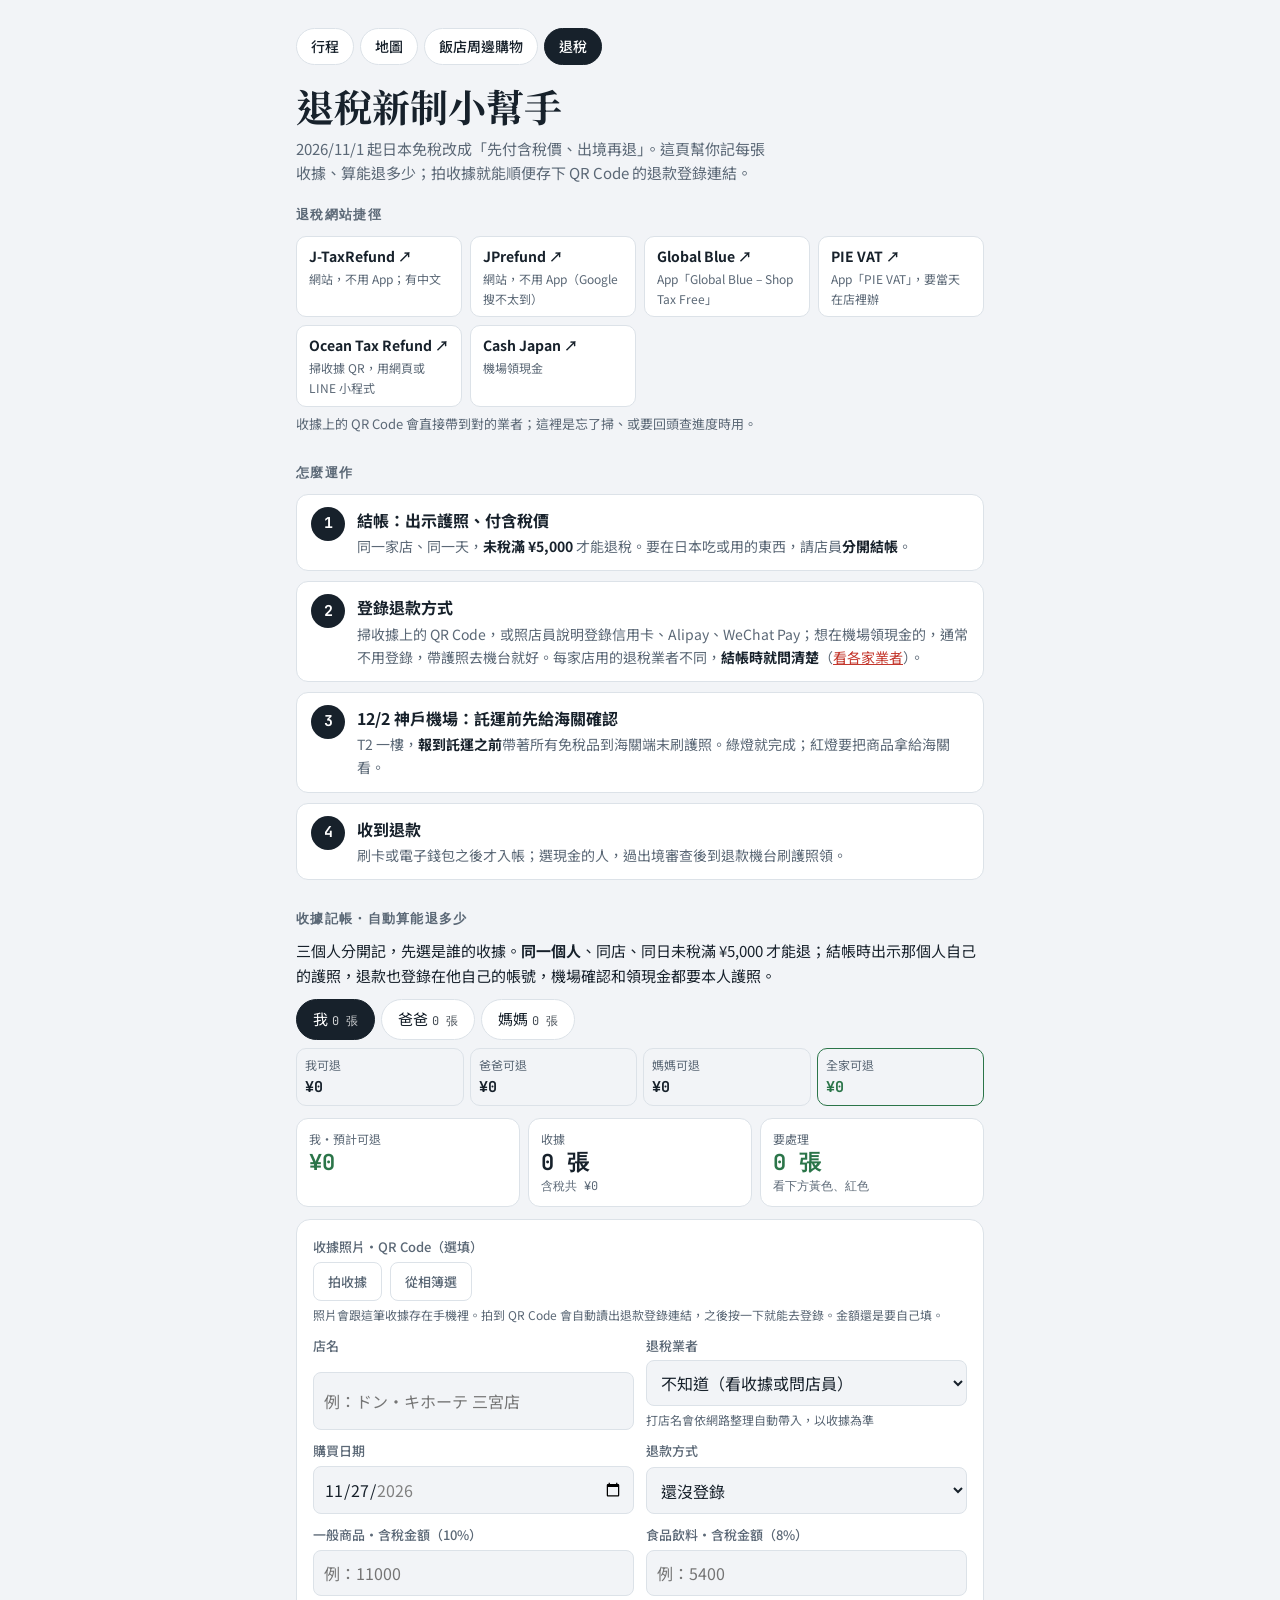
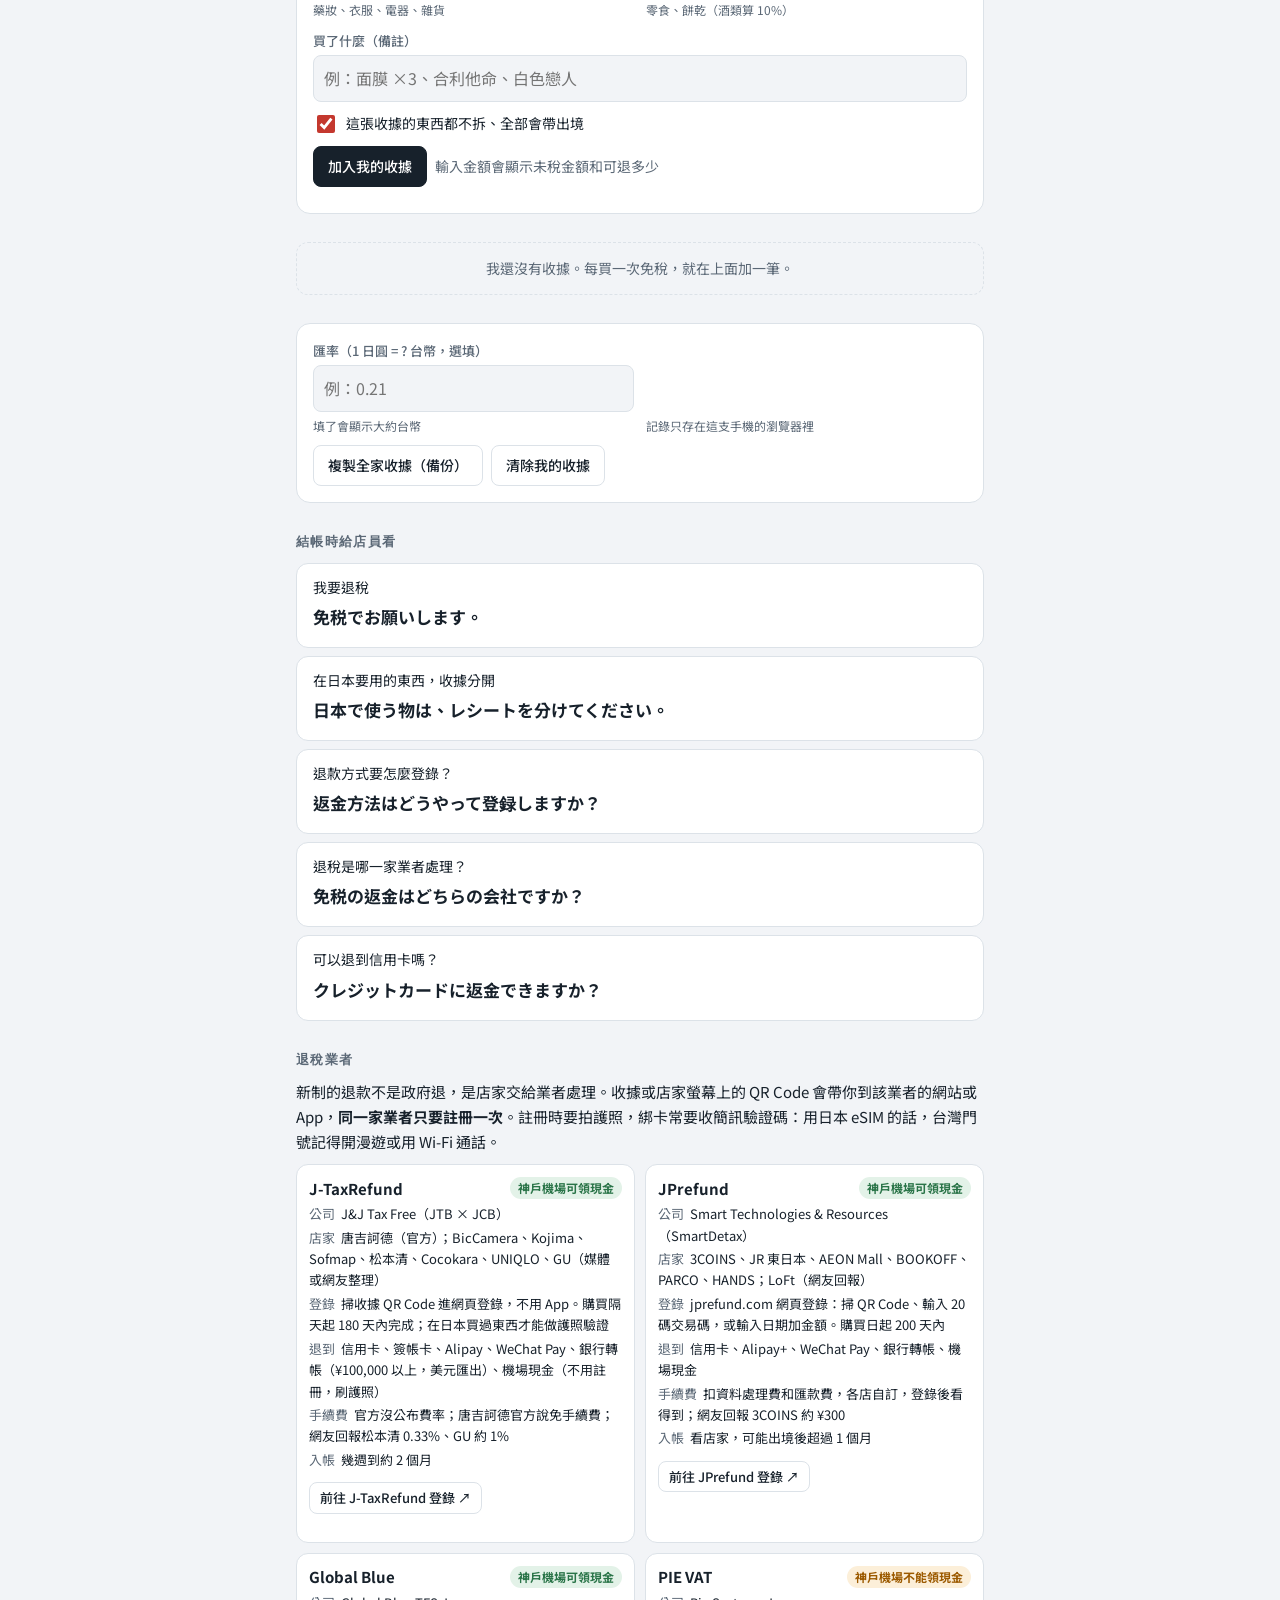
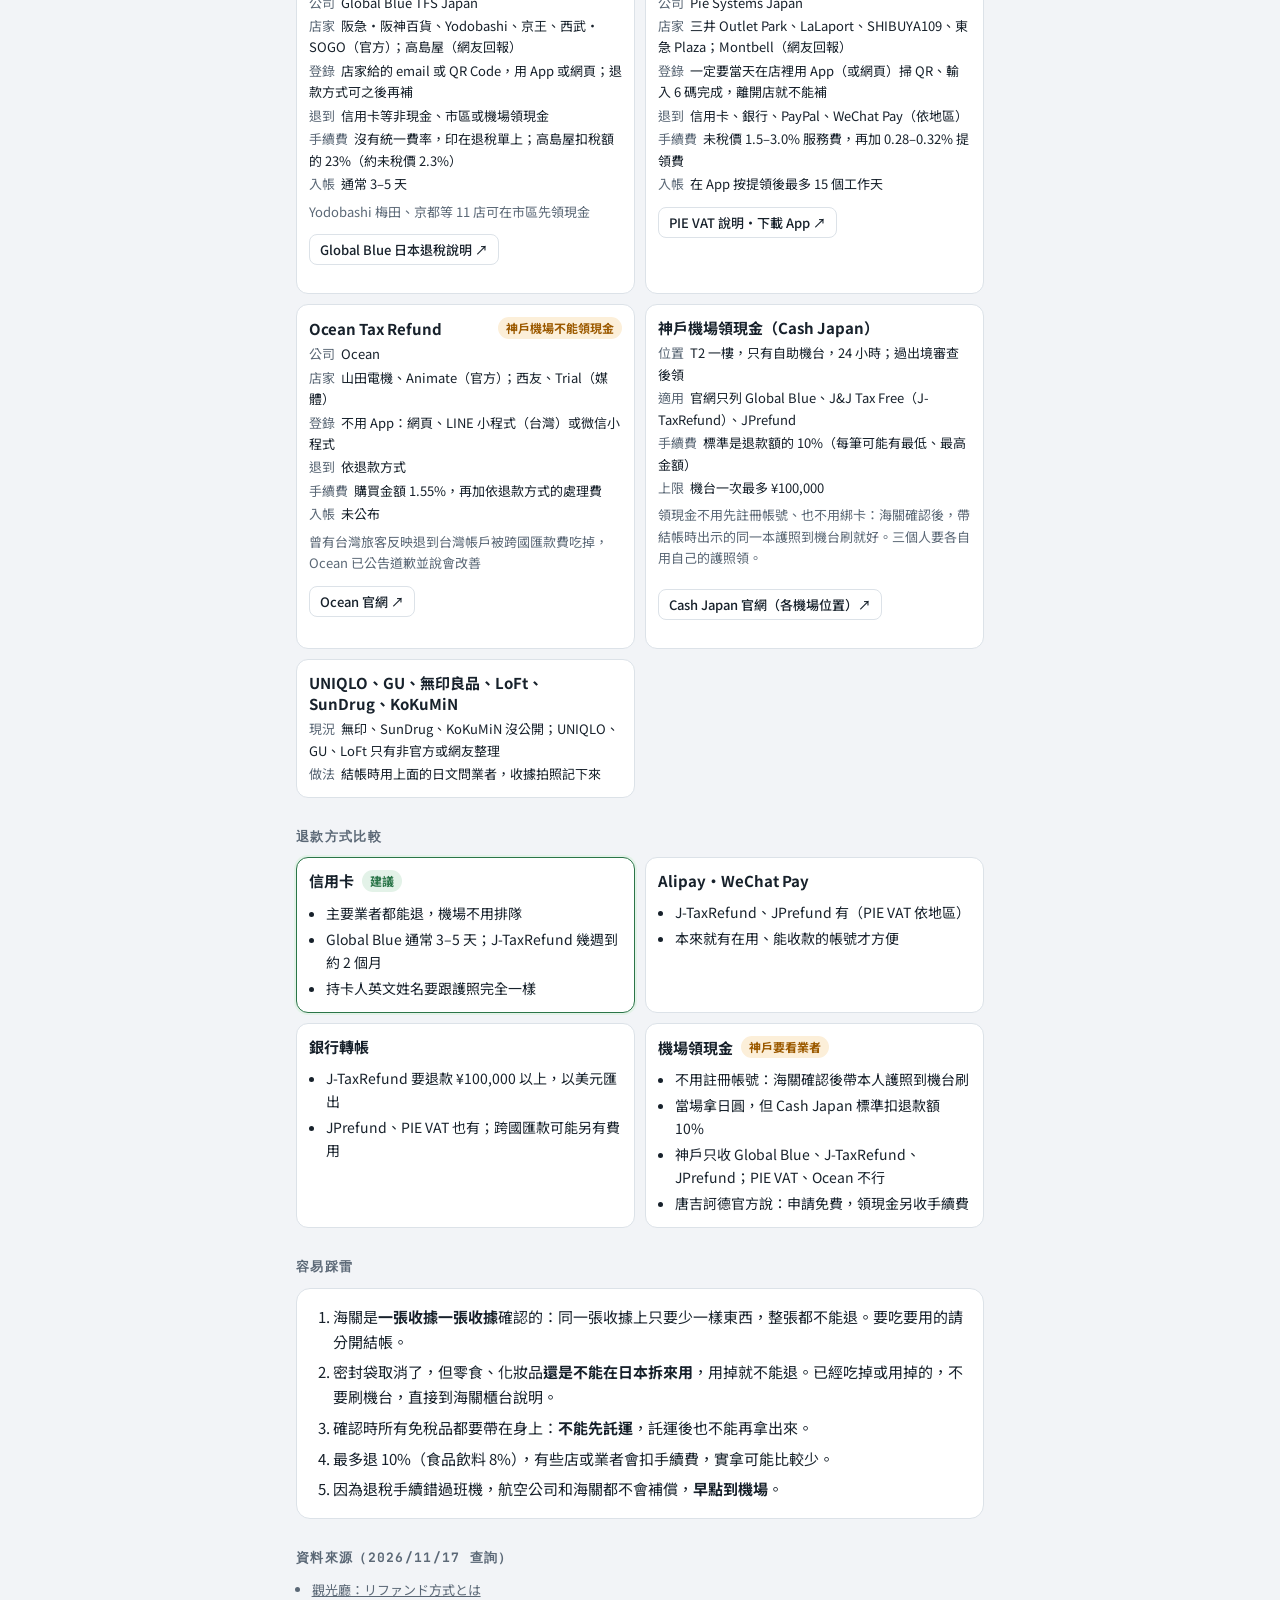
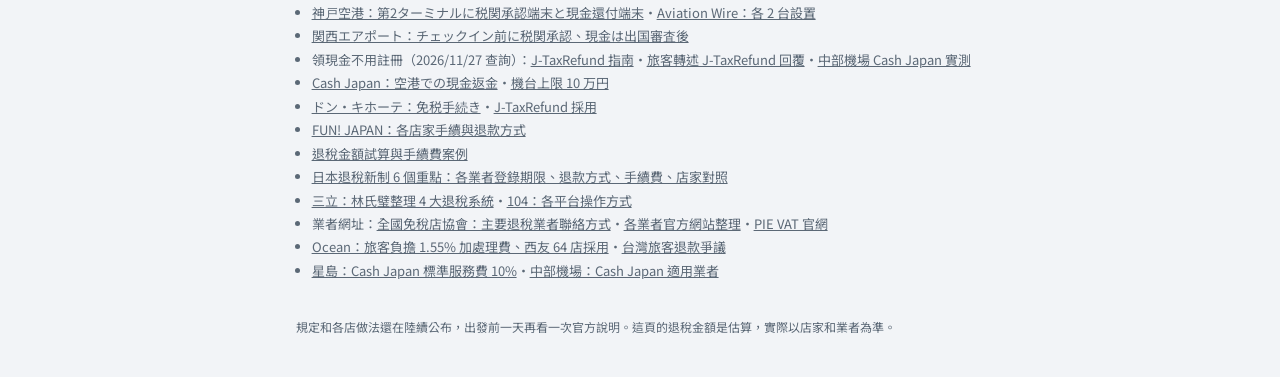
<file: taxfree.html>
<!DOCTYPE html>
<html lang="zh-Hant-TW">
<head>
<meta charset="utf-8">
<meta name="viewport" content="width=device-width, initial-scale=1">
<meta name="robots" content="noindex, nofollow">
<title>退稅新制小幫手</title>
<link rel="preconnect" href="https://fonts.googleapis.com">
<link rel="preconnect" href="https://fonts.gstatic.com" crossorigin>
<link href="https://fonts.googleapis.com/css2?family=JetBrains+Mono:wght@500;700&family=Noto+Sans+TC:wght@400;500;700&family=Noto+Serif+TC:wght@700&display=swap" rel="stylesheet">
<link rel="stylesheet" href="style.css">
<style>
/* 退稅頁專用：步驟、記帳表單、清單 */
.steps { list-style: none; margin: 0; padding: 0; display: grid; gap: 10px; counter-reset: step; }
.steps li { counter-increment: step; display: grid; grid-template-columns: 34px 1fr; gap: 12px; background: var(--card); border: 1px solid var(--line); border-radius: 12px; padding: 12px 14px; }
.steps li::before { content: counter(step); width: 34px; height: 34px; border-radius: 50%; background: var(--ink); color: var(--card); display: grid; place-items: center; font: 700 15px/1 var(--f-mono); }
.steps h3 { margin: 0 0 2px; font-size: 16px; }
.steps p { margin: 0; font-size: 14px; color: var(--muted); }
.steps strong { color: var(--ink); }

.tiles { display: grid; grid-template-columns: repeat(3, 1fr); gap: 8px; margin-bottom: 12px; }
.tile { background: var(--card); border: 1px solid var(--line); border-radius: 12px; padding: 10px 12px; }
.tile .k { font-size: 12px; color: var(--muted); }
.tile .v { font-family: var(--f-mono); font-variant-numeric: tabular-nums; font-weight: 700; font-size: 22px; line-height: 1.25; }
.tile .s { font-size: 12px; color: var(--muted); font-family: var(--f-mono); }
.tile.good .v { color: var(--ok); }
.tile.bad .v { color: var(--warn); }
@media (max-width: 420px) { .tile .v { font-size: 18px; } }

.form { display: grid; grid-template-columns: 1fr 1fr; gap: 10px 12px; }
.form .full { grid-column: 1 / -1; }
.field { display: grid; gap: 4px; }
.field label { font-size: 13px; font-weight: 500; color: var(--muted); }
.field input, .field select { font: inherit; font-size: 16px; color: var(--ink); background: var(--paper); border: 1px solid var(--line); border-radius: 8px; padding: 9px 10px; width: 100%; min-width: 0; }
.field input:focus, .field select:focus { outline: 2px solid var(--accent); outline-offset: 1px; }
.field .hint { font-size: 12px; color: var(--muted); }
.check { display: flex; gap: 8px; align-items: flex-start; font-size: 14px; }
.check input { width: 18px; height: 18px; margin-top: 3px; accent-color: var(--accent); flex: none; }
.form-actions { display: flex; flex-wrap: wrap; gap: 8px; align-items: center; }
.preview { font-size: 14px; color: var(--muted); }
.preview b { font-family: var(--f-mono); color: var(--ink); }

.receipts { display: grid; gap: 10px; margin-top: 14px; }
.receipt { border: 1px solid var(--line); border-left: 4px solid var(--ok); border-radius: 12px; padding: 12px; background: var(--card); display: grid; gap: 4px; }
.receipt.warn { border-left-color: var(--warn); }
.receipt.bad { border-left-color: var(--accent); }
.receipt h4 { margin: 0; font-size: 15px; }
.rline { display: flex; flex-wrap: wrap; gap: 4px 14px; font-size: 13px; color: var(--muted); }
.rline b { font-family: var(--f-mono); color: var(--ink); font-weight: 700; }
.pills { display: flex; flex-wrap: wrap; gap: 6px; }
.pill.bad { color: #fff; background: var(--accent); }
.linkbtn { appearance: none; border: none; background: none; padding: 0; font: inherit; font-size: 13px; color: var(--accent); cursor: pointer; font-weight: 500; }
.empty { font-size: 14px; color: var(--muted); padding: 14px; border: 1px dashed var(--line); border-radius: 12px; text-align: center; }

.field .btns { position: relative; }
.sr-only { position: absolute; left: 0; top: 0; width: 1px; height: 1px; padding: 0; margin: -1px; overflow: hidden; clip: rect(0 0 0 0); white-space: nowrap; border: 0; }
.flabel { font-size: 13px; font-weight: 500; color: var(--muted); }
label.btn { cursor: pointer; }
.photo-box[hidden] { display: none; }
.photo-box { display: grid; grid-template-columns: 88px 1fr; gap: 10px; align-items: start; margin-top: 6px; }
.photo-box img, .rthumb { width: 88px; height: 88px; object-fit: cover; border-radius: 8px; border: 1px solid var(--line); background: var(--paper); }
.qr-msg { margin: 0; font-size: 13px; color: var(--muted); word-break: break-all; }
.qr-msg.ok { color: var(--ok); }
.rbody { display: grid; grid-template-columns: 1fr auto; gap: 10px; align-items: start; }
.rthumb-btn { appearance: none; border: none; background: none; padding: 0; cursor: pointer; border-radius: 8px; }
.rthumb { width: 64px; height: 64px; }
.qrlink { font-size: 13px; font-weight: 700; text-decoration: none; }
.viewer { position: fixed; inset: 0; z-index: 50; background: rgba(0,0,0,.85); display: grid; grid-template-rows: auto 1fr; gap: 10px; padding: 16px; }
.viewer[hidden] { display: none; }
.viewer img { max-width: 100%; max-height: 100%; object-fit: contain; justify-self: center; align-self: center; border-radius: 8px; }
.viewer .btn { justify-self: end; }

.storegrid { display: grid; gap: 10px; grid-template-columns: repeat(auto-fill, minmax(250px, 1fr)); }
.opcard .rtop { display: flex; justify-content: space-between; align-items: center; gap: 8px; flex-wrap: wrap; }
.opcard h4, .mcard h4 { margin: 0; }
.mcard.rec { border-color: var(--ok); box-shadow: 0 0 0 2px var(--ok-soft); }
.mcard ul { margin: 6px 0 0; padding-left: 1.2em; font-size: 14px; display: grid; gap: 3px; }
.quick { display: grid; grid-template-columns: repeat(auto-fill, minmax(155px, 1fr)); gap: 8px; margin: 0; padding: 0; list-style: none; }
.quick a { height: 100%; box-sizing: border-box; display: flex; flex-direction: column; gap: 1px; padding: 8px 12px; border: 1px solid var(--line); border-radius: 10px; background: var(--card); color: var(--ink); text-decoration: none; font-weight: 700; font-size: 14px; }
.quick a small { font-weight: 400; font-size: 12px; color: var(--muted); }
.quick a:hover { border-color: var(--accent); }
.opcard .golink { margin-top: 8px; }
.sub-intro { margin: 0 0 10px; font-size: 15px; }
.traps { margin: 0; padding-left: 1.3em; display: grid; gap: 6px; font-size: 15px; }
.phrases { display: grid; gap: 8px; }
.phrases .phrase { margin-top: 0; }
.whobar { display: flex; gap: 6px; flex-wrap: wrap; margin-bottom: 8px; }
.whobar .chip { font-size: 15px; padding: 7px 16px; }
.whobar .chip small { font-family: var(--f-mono); font-size: 12px; opacity: .8; margin-left: 4px; }
.family { display: grid; grid-template-columns: repeat(4, 1fr); gap: 6px; margin: 0 0 12px; }
.family div { background: var(--paper); border: 1px solid var(--line); border-radius: 10px; padding: 6px 8px; font-size: 12px; color: var(--muted); }
.family b { display: block; font-family: var(--f-mono); font-variant-numeric: tabular-nums; font-size: 15px; color: var(--ink); }
.family .all { border-color: var(--ok); }
.family .all b { color: var(--ok); }
textarea#export { width: 100%; min-height: 160px; font: 13px/1.5 var(--f-mono); background: var(--paper); color: var(--ink); border: 1px solid var(--line); border-radius: 8px; padding: 10px; margin-top: 8px; }
</style>
</head>
<body>

<header class="top">
  <div class="wrap">
    <nav class="pagenav" aria-label="頁面">
      <a href="index.html">行程</a>
      <a href="map.html">地圖</a>
      <a href="shops.html">飯店周邊購物</a>
      <a href="taxfree.html" aria-current="page">退稅</a>
    </nav>
    <h1>退稅新制小幫手</h1>
    <p class="lede">2026/11/1 起日本免稅改成「先付含稅價、出境再退」。這頁幫你記每張收據、算能退多少；拍收據就能順便存下 QR Code 的退款登錄連結。</p>
  </div>
</header>

<main class="wrap">

  <section aria-labelledby="go-h">
    <h2 class="sec-title" id="go-h">退稅網站捷徑</h2>
    <ul class="quick" id="quick"></ul>
    <p class="fine" style="margin-top:6px">收據上的 QR Code 會直接帶到對的業者；這裡是忘了掃、或要回頭查進度時用。</p>
  </section>

  <section aria-labelledby="how-h">
    <h2 class="sec-title" id="how-h">怎麼運作</h2>
    <ol class="steps">
      <li><div><h3>結帳：出示護照、付含稅價</h3><p>同一家店、同一天，<strong>未稅滿 ¥5,000</strong> 才能退稅。要在日本吃或用的東西，請店員<strong>分開結帳</strong>。</p></div></li>
      <li><div><h3>登錄退款方式</h3><p>掃收據上的 QR Code，或照店員說明登錄信用卡、Alipay、WeChat Pay；想在機場領現金的，通常不用登錄，帶護照去機台就好。每家店用的退稅業者不同，<strong>結帳時就問清楚</strong>（<a href="#op-h">看各家業者</a>）。</p></div></li>
      <li><div><h3>12/2 神戶機場：託運前先給海關確認</h3><p>T2 一樓，<strong>報到託運之前</strong>帶著所有免稅品到海關端末刷護照。綠燈就完成；紅燈要把商品拿給海關看。</p></div></li>
      <li><div><h3>收到退款</h3><p>刷卡或電子錢包之後才入帳；選現金的人，過出境審查後到退款機台刷護照領。</p></div></li>
    </ol>
  </section>

  <section aria-labelledby="log-h">
    <h2 class="sec-title" id="log-h">收據記帳・自動算能退多少</h2>
    <p class="sub-intro">三個人分開記，先選是誰的收據。<strong>同一個人</strong>、同店、同日未稅滿 ¥5,000 才能退；結帳時出示那個人自己的護照，退款也登錄在他自己的帳號，機場確認和領現金都要本人護照。</p>
    <div class="whobar" id="whobar" role="group" aria-label="這是誰的收據"></div>
    <div class="family" id="family" aria-live="polite"></div>

    <div class="tiles" aria-live="polite">
      <div class="tile good"><div class="k" id="t-who-k">預計可退</div><div class="v" id="t-refund">¥0</div><div class="s" id="t-twd">&nbsp;</div></div>
      <div class="tile"><div class="k">收據</div><div class="v" id="t-count">0 張</div><div class="s" id="t-paid">含稅共 ¥0</div></div>
      <div class="tile" id="t-issue-tile"><div class="k">要處理</div><div class="v" id="t-issues">0 張</div><div class="s">看下方黃色、紅色</div></div>
    </div>

    <div class="card">
      <form id="form" class="form" novalidate>
        <div class="field full">
          <span class="flabel">收據照片・QR Code（選填）</span>
          <div class="btns">
            <label class="btn" for="f-cam">拍收據</label>
            <input id="f-cam" class="sr-only" type="file" accept="image/*" capture="environment">
            <label class="btn" for="f-lib">從相簿選</label>
            <input id="f-lib" class="sr-only" type="file" accept="image/*">
            <button class="linkbtn" type="button" id="f-photo-clear" hidden>移除照片</button>
          </div>
          <div class="photo-box" id="f-photo-box" hidden>
            <img id="f-photo-img" alt="剛拍的收據">
            <p class="qr-msg" id="f-qr-msg" role="status"></p>
          </div>
          <span class="hint">照片會跟這筆收據存在手機裡。拍到 QR Code 會自動讀出退款登錄連結，之後按一下就能去登錄。金額還是要自己填。</span>
        </div>
        <div class="field">
          <label for="f-store">店名</label>
          <input id="f-store" list="store-list" autocomplete="off" placeholder="例：ドン・キホーテ 三宮店" required>
          <datalist id="store-list"></datalist>
        </div>
        <div class="field">
          <label for="f-op">退稅業者</label>
          <select id="f-op">
            <option value="unknown">不知道（看收據或問店員）</option>
            <option value="jtax">J-TaxRefund</option>
            <option value="jpref">JPrefund</option>
            <option value="gb">Global Blue</option>
            <option value="pie">PIE VAT</option>
            <option value="ocean">Ocean Tax Refund</option>
            <option value="other">其他</option>
          </select>
          <span class="hint" id="f-op-hint">打店名會依網路整理自動帶入，以收據為準</span>
        </div>
        <div class="field">
          <label for="f-date">購買日期</label>
          <input id="f-date" type="date" min="2026-11-27" max="2026-12-02" required>
        </div>
        <div class="field">
          <label for="f-method">退款方式</label>
          <select id="f-method">
            <option value="none">還沒登錄</option>
            <option value="card">信用卡</option>
            <option value="alipay">Alipay</option>
            <option value="wechat">WeChat Pay</option>
            <option value="cash">機場領現金</option>
            <option value="bank">銀行轉帳</option>
          </select>
        </div>
        <div class="field">
          <label for="f-t10">一般商品・含稅金額（10%）</label>
          <input id="f-t10" type="number" inputmode="numeric" min="0" step="1" placeholder="例：11000">
          <span class="hint">藥妝、衣服、電器、雜貨</span>
        </div>
        <div class="field">
          <label for="f-t8">食品飲料・含稅金額（8%）</label>
          <input id="f-t8" type="number" inputmode="numeric" min="0" step="1" placeholder="例：5400">
          <span class="hint">零食、餅乾（酒類算 10%）</span>
        </div>
        <div class="field full">
          <label for="f-note">買了什麼（備註）</label>
          <input id="f-note" autocomplete="off" placeholder="例：面膜 ×3、合利他命、白色戀人">
        </div>
        <label class="check full"><input type="checkbox" id="f-intact" checked><span>這張收據的東西都不拆、全部會帶出境</span></label>
        <div class="form-actions full">
          <button class="btn primary" type="submit" id="f-submit">加入這張收據</button>
          <span class="preview" id="f-preview">輸入金額會顯示未稅金額和可退多少</span>
        </div>
        <p class="fine full" id="f-error" role="alert"></p>
      </form>
    </div>

    <div class="receipts" id="receipts"></div>
    <input id="r-photo" class="sr-only" type="file" accept="image/*" aria-label="補拍收據">
    <div class="viewer" id="viewer" hidden>
      <button class="btn" type="button" id="viewer-close">關閉</button>
      <img id="viewer-img" alt="收據照片">
    </div>

    <div class="card" style="margin-top:14px">
      <div class="form">
        <div class="field">
          <label for="f-rate">匯率（1 日圓 = ? 台幣，選填）</label>
          <input id="f-rate" type="number" inputmode="decimal" min="0" step="0.0001" placeholder="例：0.21">
          <span class="hint">填了會顯示大約台幣</span>
        </div>
        <div class="field">
          <span class="hint" id="save-state" style="align-self:end">記錄只存在這支手機的瀏覽器裡</span>
        </div>
      </div>
      <div class="btns" style="margin-top:10px">
        <button class="btn" type="button" id="btn-export">複製全家收據（備份）</button>
        <button class="btn" type="button" id="btn-clear">清除這個人的收據</button>
        <span class="copied" id="tool-msg" role="status"></span>
      </div>
      <textarea id="export" readonly hidden aria-label="收據文字備份"></textarea>
    </div>
  </section>

  <section aria-labelledby="ph-h">
    <h2 class="sec-title" id="ph-h">結帳時給店員看</h2>
    <div class="phrases">
      <div class="phrase"><p>我要退稅</p><p class="jp" lang="ja">免税でお願いします。</p></div>
      <div class="phrase"><p>在日本要用的東西，收據分開</p><p class="jp" lang="ja">日本で使う物は、レシートを分けてください。</p></div>
      <div class="phrase"><p>退款方式要怎麼登錄？</p><p class="jp" lang="ja">返金方法はどうやって登録しますか？</p></div>
      <div class="phrase"><p>退稅是哪一家業者處理？</p><p class="jp" lang="ja">免税の返金はどちらの会社ですか？</p></div>
      <div class="phrase"><p>可以退到信用卡嗎？</p><p class="jp" lang="ja">クレジットカードに返金できますか？</p></div>
    </div>
  </section>

  <section aria-labelledby="op-h">
    <h2 class="sec-title" id="op-h">退稅業者</h2>
    <p class="sub-intro">新制的退款不是政府退，是店家交給業者處理。收據或店家螢幕上的 QR Code 會帶你到該業者的網站或 App，<strong>同一家業者只要註冊一次</strong>。註冊時要拍護照，綁卡常要收簡訊驗證碼：用日本 eSIM 的話，台灣門號記得開漫遊或用 Wi‑Fi 通話。</p>
    <div class="storegrid" id="opgrid">
      <article class="scard">
        <h4>神戶機場領現金（Cash Japan）</h4>
        <div class="rmeta">
          <div><span class="k">位置</span>T2 一樓，只有自助機台，24 小時；過出境審查後領</div>
          <div><span class="k">適用</span>官網只列 Global Blue、J&amp;J Tax Free（J-TaxRefund）、JPrefund</div>
          <div><span class="k">手續費</span>標準是退款額的 10%（每筆可能有最低、最高金額）</div>
          <div><span class="k">上限</span>機台一次最多 ¥100,000</div>
        </div>
        <p class="rnote">領現金不用先註冊帳號、也不用綁卡：海關確認後，帶結帳時出示的同一本護照到機台刷就好。三個人要各自用自己的護照領。</p>
        <p class="golink"><a class="btn small" href="https://www.cashjapan.com/ja/get-your-refund/" target="_blank" rel="noopener">Cash Japan 官網（各機場位置）↗</a></p>
      </article>
      <article class="scard">
        <h4>UNIQLO、GU、無印良品、LoFt、SunDrug、KoKuMiN</h4>
        <div class="rmeta">
          <div><span class="k">現況</span>無印、SunDrug、KoKuMiN 沒公開；UNIQLO、GU、LoFt 只有非官方或網友整理</div>
          <div><span class="k">做法</span>結帳時用上面的日文問業者，收據拍照記下來</div>
        </div>
      </article>
    </div>
  </section>

  <section aria-labelledby="m-h">
    <h2 class="sec-title" id="m-h">退款方式比較</h2>
    <div class="storegrid">
      <article class="scard mcard rec">
        <div class="rtop"><h4>信用卡</h4><span class="pill ok">建議</span></div>
        <ul>
          <li>主要業者都能退，機場不用排隊</li>
          <li>Global Blue 通常 3–5 天；J-TaxRefund 幾週到約 2 個月</li>
          <li>持卡人英文姓名要跟護照完全一樣</li>
        </ul>
      </article>
      <article class="scard mcard">
        <div class="rtop"><h4>Alipay・WeChat Pay</h4></div>
        <ul>
          <li>J-TaxRefund、JPrefund 有（PIE VAT 依地區）</li>
          <li>本來就有在用、能收款的帳號才方便</li>
        </ul>
      </article>
      <article class="scard mcard">
        <div class="rtop"><h4>銀行轉帳</h4></div>
        <ul>
          <li>J-TaxRefund 要退款 ¥100,000 以上，以美元匯出</li>
          <li>JPrefund、PIE VAT 也有；跨國匯款可能另有費用</li>
        </ul>
      </article>
      <article class="scard mcard">
        <div class="rtop"><h4>機場領現金</h4><span class="pill warn">神戶要看業者</span></div>
        <ul>
          <li>不用註冊帳號：海關確認後帶本人護照到機台刷</li>
          <li>當場拿日圓，但 Cash Japan 標準扣退款額 10%</li>
          <li>神戶只收 Global Blue、J-TaxRefund、JPrefund；PIE VAT、Ocean 不行</li>
          <li>唐吉訶德官方說：申請免費，領現金另收手續費</li>
        </ul>
      </article>
    </div>
  </section>

  <section aria-labelledby="tr-h">
    <h2 class="sec-title" id="tr-h">容易踩雷</h2>
    <div class="card">
      <ol class="traps">
        <li>海關是<strong>一張收據一張收據</strong>確認的：同一張收據上只要少一樣東西，整張都不能退。要吃要用的請分開結帳。</li>
        <li>密封袋取消了，但零食、化妝品<strong>還是不能在日本拆來用</strong>，用掉就不能退。已經吃掉或用掉的，不要刷機台，直接到海關櫃台說明。</li>
        <li>確認時所有免稅品都要帶在身上：<strong>不能先託運</strong>，託運後也不能再拿出來。</li>
        <li>最多退 10%（食品飲料 8%），有些店或業者會扣手續費，實拿可能比較少。</li>
        <li>因為退稅手續錯過班機，航空公司和海關都不會補償，<strong>早點到機場</strong>。</li>
      </ol>
    </div>
  </section>

  <section class="sources" aria-labelledby="src-h">
    <h2 class="sec-title" id="src-h">資料來源（2026/11/17 查詢）</h2>
    <ul>
      <li><a href="https://www.mlit.go.jp/kankocho/tax-free/page01_000001_00021.html">觀光廳：リファンド方式とは</a></li>
      <li><a href="https://www.kobeairport.jp/news/15245/">神戸空港：第2ターミナルに税関承認端末と現金還付端末</a>・<a href="https://www.aviationwire.jp/archives/352751">Aviation Wire：各 2 台設置</a></li>
      <li><a href="https://ampmedia.jp/2026/10/19/kansai-airports">関西エアポート：チェックイン前に税関承認、現金は出国審査後</a></li>
      <li>領現金不用註冊（2026/11/27 查詢）：<a href="https://jptaxrefund.com/blog/j-taxrefund-guide">J-TaxRefund 指南</a>・<a href="https://www.trip.com/moments/detail/chitose-1774-156121716/">旅客轉述 J-TaxRefund 回覆</a>・<a href="https://mobileai.net/2026/11/11/japan-tax-refund/">中部機場 Cash Japan 實測</a></li>
      <li><a href="https://www.cashjapan.com/ja/get-your-refund/">Cash Japan：空港での現金返金</a>・<a href="https://saitoshika-west.com/blog-entry-10537.html">機台上限 10 万円</a></li>
      <li><a href="https://www.donki.com/service/tax_free/jp/tax_free.php">ドン・キホーテ：免税手続き</a>・<a href="https://honichi.com/news/2026/11/12/ppih-tax-refund/">J-TaxRefund 採用</a></li>
      <li><a href="https://www.fun-japan.jp/tw/articles/14790">FUN! JAPAN：各店家手續與退款方式</a></li>
      <li><a href="https://grenade.tw/blog/japan-tax-refund-new-system-tutorial/">退稅金額試算與手續費案例</a></li>
      <li><a href="https://wellstsai.com/single-page-conclusion/japan-tax-refund-2026.html">日本退稅新制 6 個重點：各業者登錄期限、退款方式、手續費、店家對照</a></li>
      <li><a href="https://www.setn.com/ampnews/1913662">三立：林氏璧整理 4 大退稅系統</a>・<a href="https://blog.104.com.tw/?p=257043">104：各平台操作方式</a></li>
      <li>業者網址：<a href="https://zenmenkyo.jp/refund-top/refund-method/">全國免稅店協會：主要退稅業者聯絡方式</a>・<a href="https://jptaxrefund.com/blog/japan-tax-refund-apps">各業者官方網站整理</a>・<a href="https://pievat.com/tourists/japan">PIE VAT 官網</a></li>
      <li><a href="https://paymentnavi.com/?p=185432">Ocean：旅客負擔 1.55% 加處理費、西友 64 店採用</a>・<a href="https://www.nownews.com/news/6848028">台灣旅客退款爭議</a></li>
      <li><a href="https://www.stheadline.com/travel/3628833/">星島：Cash Japan 標準服務費 10%</a>・<a href="https://www.centrair.jp/en/service/1347407_2135.html">中部機場：Cash Japan 適用業者</a></li>
    </ul>
  </section>

  <footer>規定和各店做法還在陸續公布，出發前一天再看一次官方說明。這頁的退稅金額是估算，實際以店家和業者為準。</footer>
</main>

<script src="common.js"></script>
<script>
(function () {
  "use strict";

  var KEY = "taxfree.v1";
  var WHO = { me: "我", dad: "爸爸", mom: "媽媽" };
  var WHO_ORDER = ["me", "dad", "mom"];
  var JSQR_URL = "https://cdn.jsdelivr.net/npm/jsqr@1.4.0/dist/jsQR.js";
  var METHODS = { none: "還沒登錄", card: "信用卡", alipay: "Alipay", wechat: "WeChat Pay", cash: "機場領現金", bank: "銀行轉帳" };
  var OPS = { unknown: "不知道" };
  Object.keys(TAX_OPS).forEach(function (k) { OPS[k] = TAX_OPS[k].name; });
  OPS.other = "其他";
  function opOf(it) { return it.op || guessTaxOp(it.store) || "unknown"; }

  var state = load();
  var pending = { photo: null, qr: "" };   /* 表單上剛拍的照片 */
  var PHOTO_CACHE = {};

  function load() {
    try {
      var s = JSON.parse(localStorage.getItem(KEY));
      if (s && Array.isArray(s.items)) {
        s.rate = s.rate || "";
        s.who = WHO[s.who] ? s.who : "me";
        s.items.forEach(function (it) { if (!WHO[it.who]) it.who = "me"; });
        return s;
      }
    } catch (e) {}
    return { rate: "", who: "me", items: [] };
  }
  function save() {
    var el = document.getElementById("save-state");
    try { localStorage.setItem(KEY, JSON.stringify(state)); el.textContent = "已自動存在這支手機的瀏覽器裡"; }
    catch (e) { el.textContent = "這個瀏覽器不能存檔，關掉頁面記錄會消失，請用「複製全部收據」備份"; }
  }

  /* ---------- 照片存在 IndexedDB（localStorage 放不下照片） ---------- */
  var dbp = null;
  function db() {
    if (!dbp) dbp = new Promise(function (res, rej) {
      if (!window.indexedDB) { rej(new Error("no idb")); return; }
      var r = indexedDB.open("taxfree-photos", 1);
      r.onupgradeneeded = function () { r.result.createObjectStore("p"); };
      r.onsuccess = function () { res(r.result); };
      r.onerror = function () { rej(r.error); };
    });
    return dbp;
  }
  function idbDo(mode, fn) {
    return db().then(function (d) {
      return new Promise(function (res, rej) {
        var tx = d.transaction("p", mode), st = tx.objectStore("p"), req = fn(st);
        tx.oncomplete = function () { res(req && req.result); };
        tx.onerror = function () { rej(tx.error); };
      });
    });
  }
  function putPhoto(id, url) { PHOTO_CACHE[id] = url; return idbDo("readwrite", function (s) { return s.put(url, id); }).catch(function () { return false; }); }
  function getPhoto(id) {
    if (PHOTO_CACHE[id]) return Promise.resolve(PHOTO_CACHE[id]);
    return idbDo("readonly", function (s) { return s.get(id); }).then(function (u) { if (u) PHOTO_CACHE[id] = u; return u; }).catch(function () { return null; });
  }
  function delPhoto(id) { delete PHOTO_CACHE[id]; return idbDo("readwrite", function (s) { return s.delete(id); }).catch(function () {}); }
  function clearPhotos() { PHOTO_CACHE = {}; return idbDo("readwrite", function (s) { return s.clear(); }).catch(function () {}); }

  /* ---------- 讀照片、壓縮、找 QR Code ---------- */
  function loadImage(file) {
    return new Promise(function (res, rej) {
      var url = URL.createObjectURL(file), img = new Image();
      img.onload = function () { res(img); };
      img.onerror = function () { URL.revokeObjectURL(url); rej(new Error("讀不到這張照片")); };
      img.src = url;
    });
  }
  function drawScaled(img, maxDim) {
    var s = Math.min(1, maxDim / Math.max(img.naturalWidth, img.naturalHeight));
    var c = document.createElement("canvas");
    c.width = Math.round(img.naturalWidth * s); c.height = Math.round(img.naturalHeight * s);
    c.getContext("2d").drawImage(img, 0, 0, c.width, c.height);
    return c;
  }
  function loadJsQR() {
    if (window.jsQR) return Promise.resolve(window.jsQR);
    return new Promise(function (res, rej) {
      var s = document.createElement("script");
      s.src = JSQR_URL;
      s.onload = function () { window.jsQR ? res(window.jsQR) : rej(new Error("jsQR")); };
      s.onerror = function () { rej(new Error("jsQR")); };
      document.head.appendChild(s);
    });
  }
  function findQR(img) {
    var viaDetector = Promise.reject();
    if ("BarcodeDetector" in window) {
      try {
        viaDetector = new window.BarcodeDetector({ formats: ["qr_code"] }).detect(img).then(function (r) {
          if (r && r.length && r[0].rawValue) return r[0].rawValue;
          throw new Error("none");
        });
      } catch (e) { viaDetector = Promise.reject(e); }
    }
    return viaDetector.catch(function () {
      return loadJsQR().then(function (jsQR) {
        var sizes = [1600, 1000, 2400];
        for (var i = 0; i < sizes.length; i++) {
          var c = drawScaled(img, sizes[i]), ctx = c.getContext("2d");
          var data = ctx.getImageData(0, 0, c.width, c.height);
          var hit = jsQR(data.data, c.width, c.height, { inversionAttempts: "attemptBoth" });
          if (hit && hit.data) return hit.data;
        }
        return "";
      });
    }).catch(function () { return ""; });
  }
  function processPhoto(file) {
    return loadImage(file).then(function (img) {
      var photo = drawScaled(img, 1200).toDataURL("image/jpeg", 0.72);
      return findQR(img).then(function (qr) { URL.revokeObjectURL(img.src); return { photo: photo, qr: qr }; });
    });
  }
  function isUrl(s) { return /^https?:\/\/\S+$/i.test(s || ""); }
  function qrMsg(qr) {
    if (!qr) return { cls: "", txt: "沒讀到 QR Code。照片已存；想存登錄連結的話，靠近一點只拍 QR Code 再試一次。" };
    if (isUrl(qr)) return { cls: "ok", txt: "讀到 QR Code，退款登錄連結已存起來：" + qr };
    return { cls: "ok", txt: "讀到 QR Code 內容：" + qr };
  }

  /* ---------- 計算 ---------- */
  function yen(n) { return "¥" + Math.round(n).toLocaleString("ja-JP"); }
  function num(v) { var n = parseFloat(v); return isFinite(n) && n > 0 ? n : 0; }
  function calc(t10, t8) {
    t10 = num(t10); t8 = num(t8);
    return { ex: t10 / 1.1 + t8 / 1.08, tax: Math.floor(t10 / 11) + Math.floor(t8 * 8 / 108), paid: t10 + t8 };
  }
  function addDays(dateStr, n) {
    var d = new Date(dateStr + "T00:00:00Z"); d.setUTCDate(d.getUTCDate() + n);
    return d.getUTCFullYear() + "/" + (d.getUTCMonth() + 1) + "/" + d.getUTCDate();
  }
  function md(dateStr) { var p = dateStr.split("-"); return (+p[1]) + "/" + (+p[2]) + "（" + "日一二三四五六".charAt(new Date(dateStr + "T03:00:00Z").getUTCDay()) + "）"; }
  function twd(n) { var r = num(state.rate); return r ? "約 NT$" + Math.round(n * r).toLocaleString("zh-TW") : ""; }

  /* ¥5,000 門檻是「同一人、同店、同日」，所以 key 要包含是誰 */
  function gkey(it) { return it.who + "|" + it.store.trim().toLowerCase() + "|" + it.date; }
  function groupTotals() {
    var g = {};
    state.items.forEach(function (it) {
      var k = gkey(it);
      g[k] = (g[k] || 0) + calc(it.t10, it.t8).ex;
    });
    return g;
  }
  function assess(it, groups) {
    var c = calc(it.t10, it.t8);
    var k = gkey(it);
    var issues = [], level = "ok";
    if (!it.intact) { issues.push({ cls: "bad", txt: "會在日本用掉：這張不能退" }); level = "bad"; }
    if (groups[k] < 5000) { issues.push({ cls: "bad", txt: "同店同日未稅 " + yen(groups[k]) + "，未滿 ¥5,000" }); level = "bad"; }
    if (it.method === "none") {
      issues.push({ cls: "warn", txt: isUrl(it.qr) ? "還沒登錄退款方式：按上面的登錄連結" : "還沒登錄退款方式" });
      if (level === "ok") level = "warn";
    }
    var op = opOf(it), eligible = it.intact && groups[k] >= 5000, fee = 0;
    if (it.method === "none" && op === "pie") issues[issues.length - 1].txt += "（PIE VAT 要當天在店裡用 App 辦）";
    if (it.method === "cash") {
      if (TAX_OPS[op] && !TAX_OPS[op].kobeCash) {
        issues.push({ cls: "warn", txt: TAX_OPS[op].name + " 在神戶機場不能領現金，請改退到卡" });
        if (level === "ok") level = "warn";
      } else if (!TAX_OPS[op]) {
        issues.push({ cls: "warn", txt: "先確認業者：神戶只有 Global Blue、J-TaxRefund、JPrefund 能領現金" });
        if (level === "ok") level = "warn";
      } else if (eligible) {
        fee = cashFee(c.tax);
        issues.push({ cls: "info", txt: "領現金約扣 " + yen(fee) + "（10%），不用註冊，帶" + WHO[it.who] + "的護照到機台刷" });
      }
    }
    if (!issues.length) issues.push({ cls: "ok", txt: "沒問題，12/2 帶去海關確認" });
    return { c: c, issues: issues, level: level, eligible: eligible, fee: fee, op: op };
  }

  /* ---------- 畫面 ---------- */
  function personTotals(groups) {
    var t = {};
    WHO_ORDER.forEach(function (w) { t[w] = { refund: 0, fees: 0, count: 0 }; });
    state.items.forEach(function (it) {
      var a = assess(it, groups), x = t[it.who];
      x.count++; x.fees += a.fee;
      if (a.eligible) x.refund += a.c.tax;
    });
    return t;
  }
  function renderWho(groups) {
    var t = personTotals(groups);
    document.getElementById("whobar").innerHTML = WHO_ORDER.map(function (w) {
      return '<button type="button" class="chip" data-who="' + w + '" aria-pressed="' + (w === state.who) + '">' + WHO[w] + '<small>' + t[w].count + ' 張</small></button>';
    }).join("");
    var all = 0, allFees = 0;
    var cells = WHO_ORDER.map(function (w) {
      all += t[w].refund; allFees += t[w].fees;
      return '<div>' + WHO[w] + '可退<b>' + yen(t[w].refund) + '</b></div>';
    });
    cells.push('<div class="all">全家可退<b>' + yen(all) + '</b>' + (allFees ? "扣費後約 " + yen(all - allFees) : (twd(all) || "")) + '</div>');
    document.getElementById("family").innerHTML = cells.join("");
    document.getElementById("t-who-k").textContent = WHO[state.who] + "・預計可退";
    document.getElementById("f-submit").textContent = "加入" + WHO[state.who] + "的收據";
    document.getElementById("btn-clear").textContent = "清除" + WHO[state.who] + "的收據";
  }
  function render() {
    var groups = groupTotals();
    renderWho(groups);
    var refund = 0, paid = 0, issueCount = 0, fees = 0;
    var mine = state.items.filter(function (it) { return it.who === state.who; });
    var list = mine.slice().sort(function (a, b) { return a.date < b.date ? 1 : a.date > b.date ? -1 : b.created - a.created; });
    var html = list.map(function (it) {
      var a = assess(it, groups);
      paid += a.c.paid;
      if (a.eligible) refund += a.c.tax;
      fees += a.fee;
      if (a.level !== "ok") issueCount++;
      var qrHtml = "";
      if (isUrl(it.qr)) qrHtml = '<a class="qrlink" href="' + esc(it.qr) + '" target="_blank" rel="noopener">打開退款登錄網站 ↗</a>';
      else {
        if (it.qr) qrHtml = '<span class="qr-msg">QR：' + esc(it.qr) + '</span>';
        if (TAX_OPS[a.op]) qrHtml += (qrHtml ? " " : "") + '<a class="qrlink" href="' + esc(TAX_OPS[a.op].url) + '" target="_blank" rel="noopener">' + esc(TAX_OPS[a.op].go) + ' ↗</a>';
      }
      return '<article class="receipt ' + (a.level === "ok" ? "" : a.level) + '">' +
        '<div class="rbody"><div>' +
          '<h4 lang="ja">' + esc(it.store) + '</h4>' +
          '<div class="rline"><span>' + md(it.date) + '</span><span>含稅 <b>' + yen(a.c.paid) + '</b></span><span>未稅 <b>' + yen(a.c.ex) + '</b></span><span>可退約 <b>' + yen(a.eligible ? a.c.tax : 0) + '</b></span></div>' +
          '<div class="rline"><span>業者：' + OPS[a.op] + (it.op || a.op === "unknown" ? "" : "（推測）") + '</span><span>退款方式：' + METHODS[it.method] + '</span><span>出境期限 ' + addDays(it.date, 90) + '</span></div>' +
          (it.note ? '<div class="rline"><span>' + esc(it.note) + '</span></div>' : "") +
          (qrHtml ? '<div class="rline">' + qrHtml + '</div>' : "") +
        '</div>' +
        (it.photo ? '<button class="rthumb-btn" type="button" data-view="' + it.id + '" aria-label="放大看收據照片"><img class="rthumb" data-photo="' + it.id + '" alt="收據照片"></button>' : "") +
        '</div>' +
        '<div class="pills">' + a.issues.map(function (x) { return '<span class="pill ' + x.cls + '">' + x.txt + '</span>'; }).join("") + '</div>' +
        '<div class="rline">' +
          (a.op === "unknown" || a.op === "other" ? '<label class="check" style="font-size:13px"><span>業者：</span><select data-op="' + it.id + '" aria-label="退稅業者">' +
            Object.keys(OPS).map(function (m) { return '<option value="' + m + '"' + (m === a.op ? " selected" : "") + '>' + OPS[m] + '</option>'; }).join("") + '</select></label>' : "") +
          (it.method === "none" || (it.method === "cash" && !(TAX_OPS[a.op] && TAX_OPS[a.op].kobeCash)) ? '<label class="check" style="font-size:13px"><span>' + (it.method === "none" ? "登錄好了：" : "改成：") + '</span><select data-method="' + it.id + '" aria-label="退款方式">' +
            Object.keys(METHODS).map(function (m) { return '<option value="' + m + '"' + (m === it.method ? " selected" : "") + '>' + METHODS[m] + '</option>'; }).join("") + '</select></label>' : "") +
          '<label class="check" style="font-size:13px"><span>移到：</span><select data-move="' + it.id + '" aria-label="改成誰的收據">' +
            WHO_ORDER.map(function (w) { return '<option value="' + w + '"' + (w === it.who ? " selected" : "") + '>' + WHO[w] + '</option>'; }).join("") + '</select></label>' +
          '<button class="linkbtn" type="button" data-addphoto="' + it.id + '">' + (it.photo ? "重拍收據" : "補拍收據") + '</button>' +
          '<button class="linkbtn" type="button" data-del="' + it.id + '">刪除</button>' +
        '</div>' +
      '</article>';
    }).join("");
    document.getElementById("receipts").innerHTML = html || '<p class="empty">' + WHO[state.who] + '還沒有收據。每買一次免稅，就在上面加一筆。</p>';
    document.querySelectorAll("img[data-photo]").forEach(function (im) {
      getPhoto(im.dataset.photo).then(function (u) { if (u) im.src = u; else im.alt = "照片不在這個瀏覽器裡"; });
    });
    document.getElementById("t-refund").textContent = yen(refund);
    var sub = [];
    if (fees) sub.push("扣領現金手續費後約 " + yen(refund - fees));
    if (twd(refund - fees)) sub.push(twd(refund - fees));
    document.getElementById("t-twd").textContent = sub.join("・") || " ";
    document.getElementById("t-count").textContent = mine.length + " 張";
    document.getElementById("t-paid").textContent = "含稅共 " + yen(paid);
    document.getElementById("t-issues").textContent = issueCount + " 張";
    document.getElementById("t-issue-tile").className = "tile" + (issueCount ? " bad" : " good");
  }

  function renderOps() {
    document.getElementById("opgrid").insertAdjacentHTML("afterbegin", Object.keys(TAX_OPS).map(function (k) {
      var o = TAX_OPS[k];
      return '<article class="scard opcard">' +
        '<div class="rtop"><h4>' + esc(o.name) + '</h4><span class="pill ' + (o.kobeCash ? "ok" : "warn") + '">' + (o.kobeCash ? "神戶機場可領現金" : "神戶機場不能領現金") + '</span></div>' +
        '<div class="rmeta">' +
          '<div><span class="k">公司</span>' + esc(o.co) + '</div>' +
          '<div><span class="k">店家</span>' + esc(o.stores) + '</div>' +
          '<div><span class="k">登錄</span>' + esc(o.reg) + '</div>' +
          '<div><span class="k">退到</span>' + esc(o.to) + '</div>' +
          '<div><span class="k">手續費</span>' + esc(o.fee) + '</div>' +
          '<div><span class="k">入帳</span>' + esc(o.speed) + '</div>' +
        '</div>' +
        (o.extra ? '<p class="rnote">' + esc(o.extra) + '</p>' : "") +
        '<p class="golink"><a class="btn small" href="' + esc(o.url) + '" target="_blank" rel="noopener">' + esc(o.go) + ' ↗</a></p>' +
      '</article>';
    }).join(""));
  }

  function renderQuick() {
    var items = Object.keys(TAX_OPS).map(function (k) { var o = TAX_OPS[k]; return { url: o.url, name: o.name, sub: o.how }; });
    items.push({ url: CASH_JAPAN_URL, name: "Cash Japan", sub: "機場領現金" });
    document.getElementById("quick").innerHTML = items.map(function (x) {
      return '<li><a href="' + esc(x.url) + '" target="_blank" rel="noopener">' + esc(x.name) + ' ↗<small>' + esc(x.sub) + '</small></a></li>';
    }).join("");
  }

  function preview() {
    var c = calc(document.getElementById("f-t10").value, document.getElementById("f-t8").value);
    var el = document.getElementById("f-preview");
    if (!c.paid) { el.textContent = "輸入金額會顯示未稅金額和可退多少"; return; }
    el.innerHTML = "未稅 <b>" + yen(c.ex) + "</b>・可退約 <b>" + yen(c.tax) + "</b>" + (c.ex < 5000 ? "（這張未滿 ¥5,000，要同店同日加起來夠才行）" : "");
  }
  function showPending() {
    var box = document.getElementById("f-photo-box"), msg = document.getElementById("f-qr-msg");
    document.getElementById("f-photo-clear").hidden = !pending.photo;
    box.hidden = !pending.photo;
    if (pending.photo) {
      document.getElementById("f-photo-img").src = pending.photo;
      var m = qrMsg(pending.qr); msg.className = "qr-msg " + m.cls; msg.textContent = m.txt;
    }
  }
  function defaultDate() {
    var d = zoned("Asia/Tokyo").date;
    return d >= "2026-11-27" && d <= "2026-12-02" ? d : "2026-11-27";
  }

  /* ---------- 事件 ---------- */
  function onFormPhoto(e) {
    var f = e.target.files && e.target.files[0];
    e.target.value = "";
    if (!f) return;
    var msg = document.getElementById("f-qr-msg");
    document.getElementById("f-photo-box").hidden = false;
    msg.className = "qr-msg"; msg.textContent = "處理照片、找 QR Code 中…";
    processPhoto(f).then(function (r) { pending = r; showPending(); })
      .catch(function () { msg.textContent = "這張照片讀不到，請換一張再試。"; });
  }

  function init() {
    var clearArmed = false;
    var names = {};
    SHOPS.forEach(function (s) { names[s.name] = 1; });
    ["ドン・キホーテ", "ユニクロ", "GU", "無印良品", "ロフト", "ビックカメラ", "マツモトキヨシ", "ココカラファイン", "スギ薬局", "神戸阪急", "大丸神戸店", "umie", "ポケモンセンター"].forEach(function (n) { names[n] = 1; });
    document.getElementById("store-list").innerHTML = Object.keys(names).map(function (n) { return '<option value="' + esc(n) + '"></option>'; }).join("");
    document.getElementById("f-date").value = defaultDate();
    document.getElementById("f-rate").value = state.rate;

    var opTouched = false;
    function autoOp() {
      if (opTouched) return;
      var g = guessTaxOp(document.getElementById("f-store").value);
      document.getElementById("f-op").value = g || "unknown";
      document.getElementById("f-op-hint").textContent = g ? "依網路整理推測是 " + TAX_OPS[g].name + "，以收據為準" : "打店名會依網路整理自動帶入，以收據為準";
    }
    document.getElementById("f-store").addEventListener("input", autoOp);
    document.getElementById("f-op").addEventListener("change", function () {
      opTouched = true; document.getElementById("f-op-hint").textContent = "已手動選擇";
    });
    document.getElementById("f-t10").addEventListener("input", preview);
    document.getElementById("f-t8").addEventListener("input", preview);
    document.getElementById("f-cam").addEventListener("change", onFormPhoto);
    document.getElementById("f-lib").addEventListener("change", onFormPhoto);
    document.getElementById("f-photo-clear").addEventListener("click", function () { pending = { photo: null, qr: "" }; showPending(); });

    document.getElementById("form").addEventListener("submit", function (e) {
      e.preventDefault();
      var err = document.getElementById("f-error");
      var store = document.getElementById("f-store").value.trim();
      var date = document.getElementById("f-date").value;
      var t10 = num(document.getElementById("f-t10").value), t8 = num(document.getElementById("f-t8").value);
      if (!store) { err.textContent = "請填店名。"; document.getElementById("f-store").focus(); return; }
      if (!date) { err.textContent = "請選購買日期。"; return; }
      if (!t10 && !t8) { err.textContent = "請至少填一個含稅金額（收據上的合計）。"; document.getElementById("f-t10").focus(); return; }
      err.textContent = "";
      var id = Date.now().toString(36) + Math.random().toString(36).slice(2, 6);
      var item = {
        id: id, created: Date.now(), who: state.who, store: store, date: date, t10: t10, t8: t8,
        method: document.getElementById("f-method").value,
        op: document.getElementById("f-op").value,
        intact: document.getElementById("f-intact").checked,
        note: document.getElementById("f-note").value.trim(),
        qr: pending.qr || "", photo: !!pending.photo
      };
      var photo = pending.photo;
      state.items.push(item);
      if (photo) putPhoto(id, photo);
      save(); render();
      ["f-t10", "f-t8", "f-note"].forEach(function (x) { document.getElementById(x).value = ""; });
      document.getElementById("f-intact").checked = true;
      opTouched = false;
      pending = { photo: null, qr: "" }; showPending(); preview();
      document.getElementById("tool-msg").textContent = "已加入" + WHO[state.who] + "的 " + store;
    });

    document.getElementById("whobar").addEventListener("click", function (e) {
      var b = e.target.closest("button[data-who]");
      if (!b || b.dataset.who === state.who) return;
      state.who = b.dataset.who; clearArmed = false; save(); render();
      document.getElementById("tool-msg").textContent = "現在記的是" + WHO[state.who] + "的收據";
    });

    var pendingDel = null, photoTarget = null;
    document.getElementById("receipts").addEventListener("click", function (e) {
      var del = e.target.closest("button[data-del]");
      if (del) {
        if (pendingDel !== del.dataset.del) { pendingDel = del.dataset.del; del.textContent = "再按一次確定刪除"; return; }
        var gone = pendingDel;
        state.items = state.items.filter(function (it) { return it.id !== gone; });
        delPhoto(gone); pendingDel = null; save(); render();
        return;
      }
      var add = e.target.closest("button[data-addphoto]");
      if (add) { photoTarget = add.dataset.addphoto; document.getElementById("r-photo").click(); return; }
      var view = e.target.closest("button[data-view]");
      if (view) {
        getPhoto(view.dataset.view).then(function (u) {
          if (!u) return;
          document.getElementById("viewer-img").src = u;
          document.getElementById("viewer").hidden = false;
          document.getElementById("viewer-close").focus();
        });
      }
    });
    document.getElementById("r-photo").addEventListener("change", function (e) {
      var f = e.target.files && e.target.files[0], id = photoTarget;
      e.target.value = "";
      if (!f || !id) return;
      var msg = document.getElementById("tool-msg");
      msg.textContent = "處理照片、找 QR Code 中…";
      processPhoto(f).then(function (r) {
        state.items.forEach(function (it) { if (it.id === id) { it.photo = true; if (r.qr) it.qr = r.qr; } });
        putPhoto(id, r.photo); save(); render();
        msg.textContent = r.qr ? "照片已存，也讀到 QR Code" : "照片已存（沒讀到 QR Code）";
      }).catch(function () { msg.textContent = "這張照片讀不到，請換一張再試。"; });
    });
    function closeViewer() { document.getElementById("viewer").hidden = true; }
    document.getElementById("viewer-close").addEventListener("click", closeViewer);
    document.getElementById("viewer").addEventListener("click", function (e) { if (e.target.id === "viewer") closeViewer(); });
    document.addEventListener("keydown", function (e) { if (e.key === "Escape") closeViewer(); });

    document.getElementById("receipts").addEventListener("change", function (e) {
      var s = e.target.closest("select[data-method]"), o = e.target.closest("select[data-op]"), mv = e.target.closest("select[data-move]");
      if (mv) {
        state.items.forEach(function (it) { if (it.id === mv.dataset.move) it.who = mv.value; });
        document.getElementById("tool-msg").textContent = "已移到" + WHO[mv.value] + "的收據";
      }
      else if (s) state.items.forEach(function (it) { if (it.id === s.dataset.method) it.method = s.value; });
      else if (o) state.items.forEach(function (it) { if (it.id === o.dataset.op) it.op = o.value; });
      else return;
      save(); render();
    });

    document.getElementById("f-rate").addEventListener("input", function (e) { state.rate = e.target.value; save(); render(); });

    document.getElementById("btn-export").addEventListener("click", function () {
      var groups = groupTotals(), msg = document.getElementById("tool-msg"), box = document.getElementById("export");
      var lines = ["神戶京阪行程・全家免稅收據（" + state.items.length + " 張）"], t = personTotals(groups), all = 0;
      WHO_ORDER.forEach(function (w) {
        var mine = state.items.filter(function (it) { return it.who === w; });
        if (!mine.length) return;
        lines.push("", "【" + WHO[w] + "】" + mine.length + " 張，可退約 " + yen(t[w].refund));
        mine.forEach(function (it) {
          var a = assess(it, groups);
          lines.push(it.date + " " + it.store + "｜含稅 " + yen(a.c.paid) + "｜可退約 " + yen(a.eligible ? a.c.tax : 0) + "｜" + OPS[a.op] + "｜" + METHODS[it.method] +
            (it.note ? "｜" + it.note : "") + (it.qr ? "｜登錄連結 " + it.qr : ""));
        });
        all += t[w].refund;
      });
      lines.push("", "全家預計可退合計：" + yen(all));
      var text = lines.join("\n");
      box.value = text; box.hidden = false;
      try {
        navigator.clipboard.writeText(text).then(function () { msg.textContent = "已複製，可以貼到備忘錄或 LINE"; }, function () { msg.textContent = "請在下方文字框長按全選複製"; });
      } catch (err) { msg.textContent = "請在下方文字框長按全選複製"; }
    });

    document.getElementById("btn-clear").addEventListener("click", function (e) {
      var name = WHO[state.who];
      if (!clearArmed) { clearArmed = true; e.target.textContent = "再按一次清除" + name + "的收據和照片"; return; }
      state.items = state.items.filter(function (it) {
        if (it.who === state.who) { delPhoto(it.id); return false; }
        return true;
      });
      clearArmed = false; save(); render();
      document.getElementById("tool-msg").textContent = "已清除" + name + "的收據";
    });

    renderQuick();
    renderOps();
    render();
  }

  init();
})();
</script>
</body>
</html>
</file>
<file: style.css>
:root {
  /* 版面：單欄 720px；最上面是航班看板，下方日期列固定，每天一條時間軸 */
  --paper: #f2f4f7;
  --card: #ffffff;
  --ink: #17212b;
  --muted: #5b6876;
  --line: #dce2e8;
  --accent: #c4382e;        /* 神戶港塔紅 */
  --accent-soft: #fbe8e6;
  --board: #13263d;         /* 機場看板 */
  --board-ink: #f3e8cb;
  --board-dim: #9eb0c4;
  --board-hi: #f2b84b;
  --ok: #2b7549; --ok-soft: #e3f2e8;
  --warn: #9c5a00; --warn-soft: #fcefd9;
  --info: #285f93; --info-soft: #e5eef8;
  --f-display: "Noto Serif TC", "Songti TC", "PMingLiU", serif;
  --f-body: "Noto Sans TC", "PingFang TC", "Microsoft JhengHei", system-ui, sans-serif;
  --f-mono: "JetBrains Mono", ui-monospace, "SF Mono", Menlo, Consolas, monospace;
  color-scheme: light;
}
@media (prefers-color-scheme: dark) {
  :root:not([data-theme="light"]) {
    --paper: #0e1318; --card: #171f28; --ink: #e6ebf0; --muted: #98a6b4; --line: #27323d;
    --accent: #e8594c; --accent-soft: #3a1f1d;
    --board: #0a1828; --board-ink: #f3e8cb; --board-dim: #8396ab; --board-hi: #f2b84b;
    --ok: #6cc591; --ok-soft: #173326; --warn: #f0b25a; --warn-soft: #3a2a12; --info: #7fb2e5; --info-soft: #172a3d;
    color-scheme: dark;
  }
}
:root[data-theme="dark"] {
  --paper: #0e1318; --card: #171f28; --ink: #e6ebf0; --muted: #98a6b4; --line: #27323d;
  --accent: #e8594c; --accent-soft: #3a1f1d;
  --board: #0a1828; --board-ink: #f3e8cb; --board-dim: #8396ab; --board-hi: #f2b84b;
  --ok: #6cc591; --ok-soft: #173326; --warn: #f0b25a; --warn-soft: #3a2a12; --info: #7fb2e5; --info-soft: #172a3d;
  color-scheme: dark;
}

* { box-sizing: border-box; }
html { -webkit-text-size-adjust: 100%; scroll-behavior: smooth; scroll-padding-top: 64px; }
@media (prefers-reduced-motion: reduce) { html { scroll-behavior: auto; } }
body {
  margin: 0; background: var(--paper); color: var(--ink);
  font-family: var(--f-body); font-size: 16px; line-height: 1.65;
}
a { color: var(--accent); }
a:focus-visible, button:focus-visible { outline: 2px solid var(--accent); outline-offset: 2px; border-radius: 6px; }
.wrap { max-width: 720px; margin: 0 auto; padding: 0 16px; }
h1, h2, h3 { text-wrap: balance; margin: 0; }
.mono { font-family: var(--f-mono); font-variant-numeric: tabular-nums; }

/* 頁首 */
.top { padding: 28px 0 18px; }
.eyebrow { margin: 0 0 6px; font-family: var(--f-mono); font-size: 12px; letter-spacing: .12em; color: var(--muted); }
h1 { font-family: var(--f-display); font-size: clamp(28px, 7vw, 38px); line-height: 1.2; }
.clocks { display: flex; flex-wrap: wrap; gap: 8px 18px; margin-top: 12px; font-size: 14px; color: var(--muted); }
.clocks b { font-family: var(--f-mono); font-variant-numeric: tabular-nums; font-size: 18px; color: var(--ink); margin-left: 6px; }
.trip-status { margin: 12px 0 0; display: inline-block; padding: 6px 14px; border-radius: 999px; background: var(--accent-soft); color: var(--accent); font-weight: 700; font-size: 14px; }
.trip-status a { color: inherit; }

section { margin: 0 0 28px; }
.sec-title { font-size: 13px; font-family: var(--f-mono); letter-spacing: .1em; color: var(--muted); margin: 0 0 10px; text-transform: uppercase; }

/* 注意事項 */
.alerts { background: var(--card); border: 1px solid var(--line); border-left: 4px solid var(--accent); border-radius: 12px; padding: 14px 16px; }
.alerts h2 { font-size: 16px; margin-bottom: 6px; }
.alerts ol { margin: 0; padding-left: 1.3em; display: grid; gap: 4px; font-size: 15px; }
.alerts strong { color: var(--accent); }

/* 航班看板 */
.flights { display: grid; gap: 12px; }
.board { background: var(--board); color: var(--board-ink); border-radius: 14px; padding: 16px; display: grid; gap: 14px; }
.board-head { display: flex; flex-wrap: wrap; align-items: baseline; gap: 6px 12px; }
.board-head .code { font-family: var(--f-mono); font-weight: 700; font-size: 24px; letter-spacing: .04em; color: var(--board-hi); }
.board-head .meta { font-size: 14px; color: var(--board-dim); }
.board-head .dir { margin-left: auto; font-size: 13px; padding: 2px 10px; border: 1px solid var(--board-dim); border-radius: 999px; color: var(--board-ink); }
.route { display: grid; grid-template-columns: 1fr minmax(70px, 1.1fr) 1fr; align-items: center; gap: 10px; }
.port { display: grid; gap: 0; }
.port.r { text-align: right; }
.iata { font-family: var(--f-mono); font-weight: 700; font-size: 30px; line-height: 1.1; letter-spacing: .05em; }
.city { font-size: 13px; color: var(--board-dim); }
.ptime { font-family: var(--f-mono); font-variant-numeric: tabular-nums; font-size: 22px; font-weight: 700; color: var(--board-hi); margin-top: 4px; }
.tz { font-size: 12px; color: var(--board-dim); }
.path { display: grid; gap: 6px; justify-items: center; }
.bar { width: 100%; height: 4px; border-radius: 4px; background: rgba(255,255,255,.14); position: relative; overflow: hidden; }
.bar i { position: absolute; inset: 0 auto 0 0; background: var(--board-hi); border-radius: 4px; }
.dur { font-family: var(--f-mono); font-size: 12px; color: var(--board-dim); }
.board-status { display: flex; flex-wrap: wrap; align-items: center; gap: 8px; font-size: 15px; padding: 10px 12px; border-radius: 10px; background: rgba(255,255,255,.07); }
.board-status .lamp { width: 9px; height: 9px; border-radius: 50%; background: var(--board-dim); flex: none; }
.board-status.sched .lamp { background: var(--board-hi); }
.board-status.air .lamp { background: #6cc591; animation: blink 1.6s infinite; }
@keyframes blink { 50% { opacity: .35; } }
@media (prefers-reduced-motion: reduce) { .board-status.air .lamp { animation: none; } }
.board-status small { color: var(--board-dim); font-size: 12px; width: 100%; }
.board-links { display: flex; flex-wrap: wrap; gap: 8px; }
.board-links a { flex: 1 1 auto; text-align: center; text-decoration: none; font-size: 14px; font-weight: 500; color: var(--board); background: var(--board-ink); padding: 8px 12px; border-radius: 8px; }
.board-links a:hover { background: var(--board-hi); }
.board-note { margin: 0; font-size: 13px; color: var(--board-dim); }
.board-note b { color: var(--board-hi); font-weight: 700; }
.fine { font-size: 13px; color: var(--muted); margin: 0; }

/* 飯店 */
.card { background: var(--card); border: 1px solid var(--line); border-radius: 14px; padding: 16px; }
.hotel h3 { font-size: 18px; }
.hotel .ja { color: var(--muted); font-size: 14px; margin: 2px 0 10px; }
.facts { display: grid; grid-template-columns: 1fr 1fr; gap: 8px; margin: 0 0 12px; }
.fact.wide { grid-column: 1 / -1; }
.fact { background: var(--paper); border-radius: 10px; padding: 8px 12px; }
.fact dt { font-size: 12px; color: var(--muted); }
.fact dd { margin: 0; font-family: var(--f-mono); font-variant-numeric: tabular-nums; font-weight: 700; font-size: 18px; }
.addr { font-size: 15px; margin: 0 0 12px; padding: 10px 12px; border: 1px dashed var(--line); border-radius: 10px; user-select: all; }
.btns { display: flex; flex-wrap: wrap; gap: 8px; }
.btn { appearance: none; border: 1px solid var(--line); background: var(--card); color: var(--ink); font: inherit; font-size: 14px; font-weight: 500; padding: 8px 14px; border-radius: 8px; cursor: pointer; text-decoration: none; display: inline-flex; align-items: center; gap: 6px; }
.btn.primary { background: var(--ink); color: var(--card); border-color: var(--ink); }
.btn:hover { border-color: var(--accent); }
.copied { font-size: 13px; color: var(--ok); align-self: center; }

/* 日期列 */
.daynav { position: sticky; top: 0; z-index: 5; background: var(--paper); padding: 10px 0; margin: 0 0 8px; border-bottom: 1px solid var(--line); }
.daynav .chips { display: flex; gap: 6px; overflow-x: auto; scrollbar-width: none; }
.daynav .chips::-webkit-scrollbar { display: none; }
.chip { flex: none; text-decoration: none; color: var(--ink); background: var(--card); border: 1px solid var(--line); border-radius: 999px; padding: 6px 12px; font-size: 14px; white-space: nowrap; }
.chip b { font-family: var(--f-mono); font-variant-numeric: tabular-nums; }
.chip.today { border-color: var(--accent); color: var(--accent); font-weight: 700; }

/* 每日 */
.day { background: var(--card); border: 1px solid var(--line); border-radius: 14px; padding: 18px 16px 8px; margin-bottom: 16px; }
.day.is-today { border-color: var(--accent); box-shadow: 0 0 0 3px var(--accent-soft); }
.day-head { display: grid; grid-template-columns: auto 1fr; gap: 2px 14px; align-items: end; margin-bottom: 14px; }
.day-date { font-family: var(--f-display); font-size: 34px; line-height: 1; grid-row: span 2; }
.day-date small { display: block; font-family: var(--f-body); font-size: 13px; color: var(--muted); font-weight: 500; margin-top: 6px; text-align: center; }
.day-head h3 { font-size: 18px; line-height: 1.35; }
.day-tags { display: flex; flex-wrap: wrap; gap: 6px; font-size: 12px; }
.day-tags span { background: var(--paper); color: var(--muted); border-radius: 6px; padding: 1px 8px; }
.day-tags .now { background: var(--accent); color: #fff; font-weight: 700; }

.stops { list-style: none; margin: 0; padding: 0; }
.stop { display: grid; grid-template-columns: 32px 1fr; gap: 12px; position: relative; padding-bottom: 16px; }
.stop::before { content: ""; position: absolute; left: 15px; top: 34px; bottom: 0; width: 2px; background: var(--line); }
.stop:last-child::before { display: none; }
.dot { width: 32px; height: 32px; border-radius: 50%; background: var(--paper); border: 1px solid var(--line); display: grid; place-items: center; color: var(--ink); }
.dot svg { width: 17px; height: 17px; }
.stop.travel .dot { background: transparent; border-style: dashed; color: var(--muted); }
.sbody { min-width: 0; }
.row1 { display: flex; flex-wrap: wrap; align-items: center; gap: 4px 8px; }
.row1 h4 { margin: 0; font-size: 16px; line-height: 1.4; }
.stop.travel h4 { font-weight: 500; color: var(--muted); }
.sja { margin: 0; font-size: 13px; color: var(--muted); }
.hours { margin: 4px 0 0; display: flex; align-items: flex-start; gap: 8px; font-size: 14px; }
.hours .ht { min-width: 0; }
.hours .ht { font-family: var(--f-mono); font-variant-numeric: tabular-nums; font-weight: 500; }
.hours .ht.txt { font-family: var(--f-body); }
.hours svg { width: 14px; height: 14px; color: var(--muted); flex: none; margin-top: 4px; }
.note { margin: 4px 0 0; font-size: 14px; color: var(--muted); }
.note strong { color: var(--ink); }
.maplink { display: inline-block; margin-top: 6px; font-size: 13px; text-decoration: none; font-weight: 500; }
.maplink:hover { text-decoration: underline; }

.pill { font-size: 12px; font-weight: 700; padding: 1px 8px; border-radius: 999px; white-space: nowrap; }
.pill.ok { color: var(--ok); background: var(--ok-soft); }
.pill.warn { color: var(--warn); background: var(--warn-soft); }
.pill.info { color: var(--info); background: var(--info-soft); }
.pill.live-open { color: #fff; background: var(--ok); }
.pill.live-soon { color: var(--warn); background: var(--warn-soft); }
.pill.live-closed { color: var(--muted); background: var(--paper); border: 1px solid var(--line); }

/* 地圖 */
.mapchips { display: flex; gap: 6px; overflow-x: auto; scrollbar-width: none; margin-bottom: 10px; }
.mapchips::-webkit-scrollbar { display: none; }
button.chip { font: inherit; font-size: 14px; cursor: pointer; }
.chip[aria-pressed="true"] { background: var(--ink); color: var(--card); border-color: var(--ink); }
.mapwrap { border-radius: 14px; overflow: hidden; border: 1px solid var(--line); background: var(--card); }
#map { height: 440px; background: var(--paper); }
@media (max-width: 500px) { #map { height: 380px; } }
.map-fallback { padding: 24px 16px; margin: 0; color: var(--muted); font-size: 14px; }
.legend { display: flex; flex-wrap: wrap; gap: 6px 16px; margin: 10px 0 0; font-size: 13px; color: var(--muted); align-items: center; }
.legend span { display: inline-flex; align-items: center; gap: 6px; }
.mk-wrap { background: none; border: none; }
.mk { display: grid; place-items: center; box-shadow: 0 1px 4px rgba(0,0,0,.35); border: 2px solid #fff; }
.mk-stop { width: 26px; height: 26px; border-radius: 50%; color: #fff; font: 700 13px/1 var(--f-mono); }
.mk-food { width: 24px; height: 24px; border-radius: 7px; background: #fff; color: #c4382e; border-color: #c4382e; font: 700 12px/1 var(--f-body); }
.mk-hotel { width: 28px; height: 28px; border-radius: 8px; background: #17212b; color: #fff; font: 700 13px/1 var(--f-body); }
.leaflet-popup-content-wrapper, .leaflet-popup-tip { background: var(--card); color: var(--ink); }
.leaflet-popup-content { margin: 12px 14px; font: 14px/1.55 var(--f-body); }
.leaflet-popup-content b { font-size: 15px; }
.leaflet-popup-content a { color: var(--accent); }
.leaflet-container a.leaflet-popup-close-button { color: var(--muted); }
.pop-meta { color: var(--muted); font-size: 13px; }

/* 附近名店 */
.food { border-top: 1px dashed var(--line); padding: 14px 0 12px; }
.food-head { display: flex; flex-wrap: wrap; align-items: center; justify-content: space-between; gap: 8px; margin-bottom: 4px; }
.food-head h4 { margin: 0; font-size: 16px; }
.btn.small { padding: 4px 10px; font-size: 13px; }
.food-sub { font-size: 13px; color: var(--muted); margin: 0 0 10px; }
.rgrid { display: grid; gap: 10px; grid-template-columns: repeat(auto-fill, minmax(250px, 1fr)); }
.rcard { border: 1px solid var(--line); border-radius: 12px; padding: 12px; background: var(--paper); display: grid; gap: 4px; align-content: start; }
.rtop { display: flex; flex-wrap: wrap; align-items: center; gap: 4px 8px; }
.rcard h5 { margin: 0; font-size: 15px; line-height: 1.4; }
.rarea { font-size: 12px; color: var(--muted); }
.rgenre { font-size: 13px; }
.rmeta { display: grid; gap: 2px; font-size: 13px; }
.rmeta .k { color: var(--muted); margin-right: 6px; }
.rnote { font-size: 13px; color: var(--muted); margin: 2px 0 0; }
.rlinks { display: flex; flex-wrap: wrap; gap: 4px 14px; font-size: 13px; margin-top: 4px; }
.rlinks a { text-decoration: none; font-weight: 500; }
.badge { font-size: 11px; font-weight: 700; padding: 1px 7px; border-radius: 4px; background: var(--accent-soft); color: var(--accent); }
.badge.sea { background: var(--info-soft); color: var(--info); }
.phrase { background: var(--card); border: 1px solid var(--line); border-radius: 12px; padding: 12px 16px; margin-top: 12px; font-size: 14px; }
.phrase p { margin: 0; }
.phrase .jp { font-size: 17px; font-weight: 700; margin: 4px 0; }

/* 資料來源 */
.sources { font-size: 13px; color: var(--muted); }
.sources ul { margin: 6px 0 0; padding-left: 1.2em; display: grid; gap: 2px; }
.sources a { color: var(--muted); }
footer { padding: 8px 0 40px; font-size: 12px; color: var(--muted); }

@media (max-width: 400px) {
  .iata { font-size: 26px; }
  .ptime { font-size: 19px; }
  .day-date { font-size: 28px; }
}

/* 頁面切換 */
.pagenav { display: flex; gap: 6px; margin: 0 0 18px; overflow-x: auto; scrollbar-width: none; }
.pagenav::-webkit-scrollbar { display: none; }
.pagenav a { flex: none; text-decoration: none; color: var(--ink); background: var(--card); border: 1px solid var(--line); padding: 6px 14px; border-radius: 999px; font-size: 14px; font-weight: 500; white-space: nowrap; }
.pagenav a[aria-current="page"] { background: var(--ink); color: var(--card); border-color: var(--ink); }
.pagenav a:hover { border-color: var(--accent); }
.lede { margin: 8px 0 0; color: var(--muted); font-size: 15px; max-width: 60ch; }

/* 購物 */
.shopcats { display: flex; gap: 6px; overflow-x: auto; scrollbar-width: none; margin-bottom: 12px; }
.shopcats::-webkit-scrollbar { display: none; }
.shop-group { margin-bottom: 22px; }
.shop-group h3 { font-size: 17px; margin: 0 0 10px; display: flex; align-items: center; gap: 8px; }
.cat-dot { width: 22px; height: 22px; border-radius: 6px; color: #fff; display: inline-grid; place-items: center; font: 700 11px/1 var(--f-body); flex: none; }
.scard { border: 1px solid var(--line); border-radius: 12px; padding: 12px; background: var(--card); display: grid; gap: 4px; align-content: start; }
.scard h4 { margin: 0; font-size: 15px; line-height: 1.4; }
.sdist { font-family: var(--f-mono); font-variant-numeric: tabular-nums; font-size: 13px; color: var(--muted); }
.taxfree { background: var(--card); border: 1px solid var(--line); border-left: 4px solid var(--info); border-radius: 12px; padding: 14px 16px; }
.taxfree h2 { font-size: 16px; margin: 0 0 6px; }
.taxfree ul { margin: 0; padding-left: 1.2em; display: grid; gap: 4px; font-size: 15px; }
.mk-shop { width: 26px; height: 26px; border-radius: 7px; color: #fff; font: 700 11px/1 var(--f-body); }
</file>
